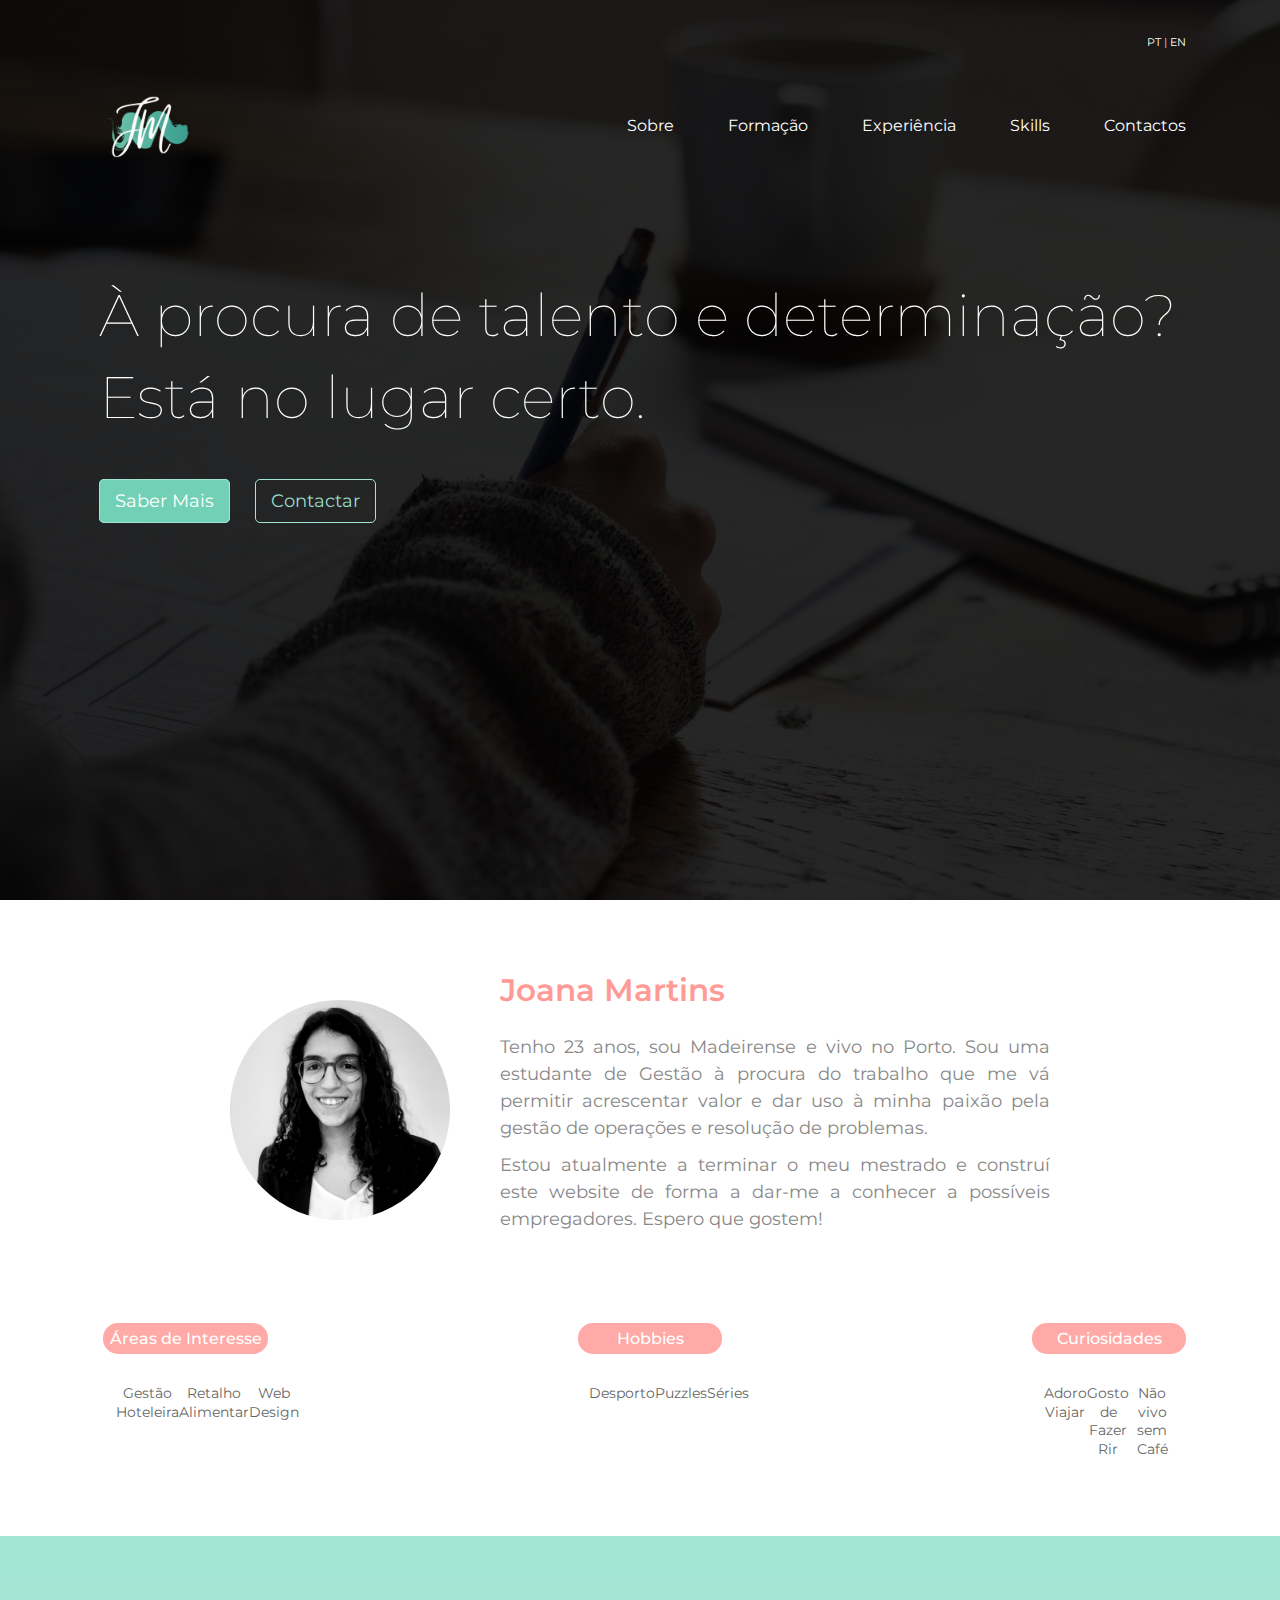
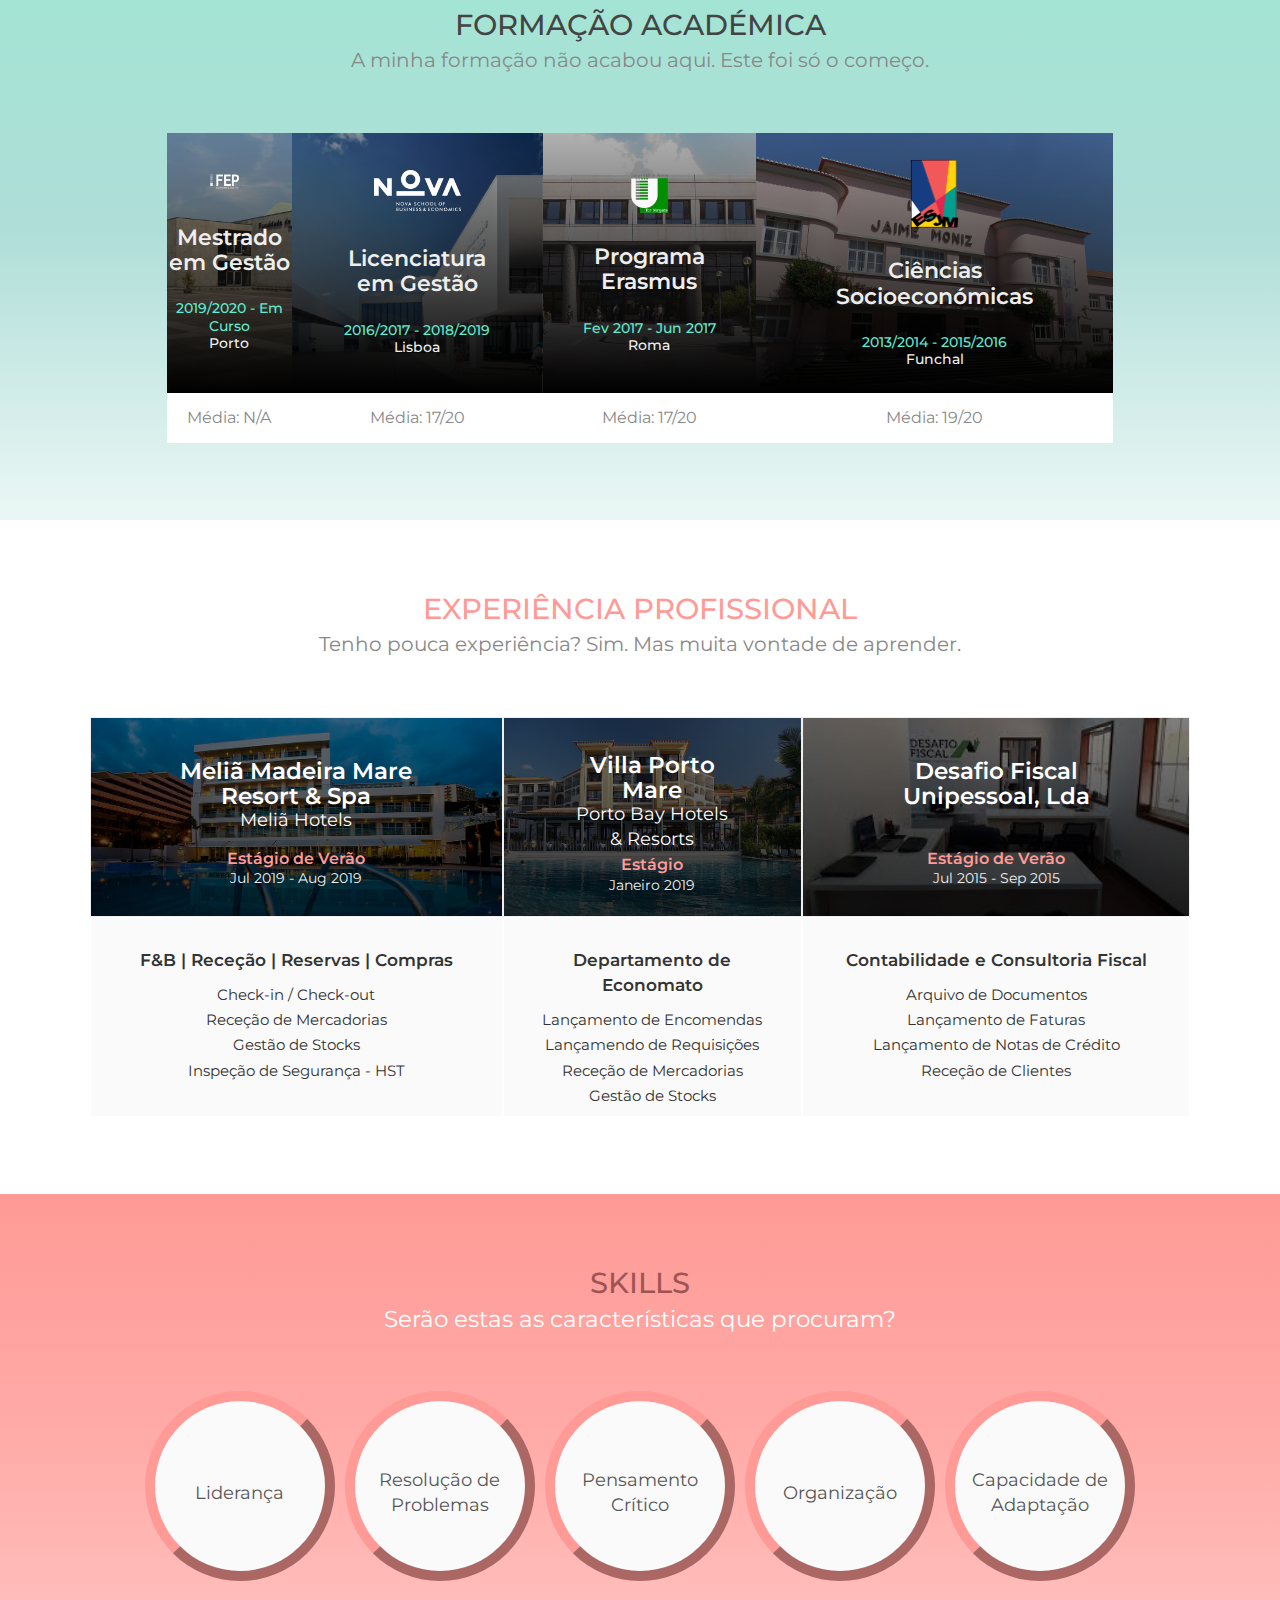
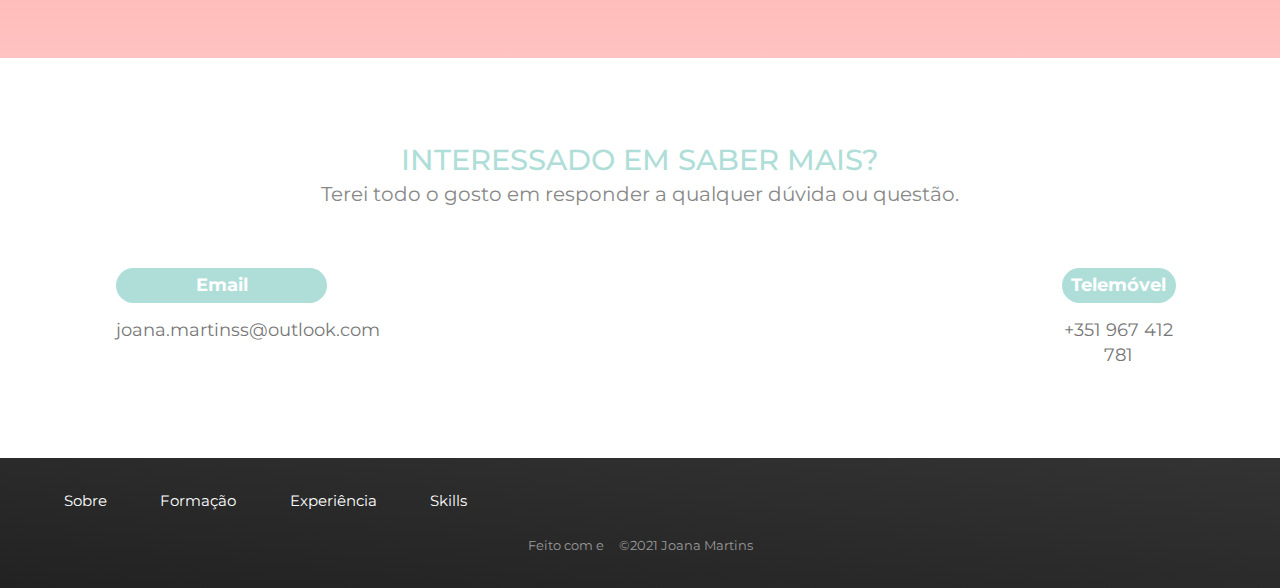
<file: index.html>
<!DOCTYPE html>
<html lang="en" dir="ltr">

<head>
  <meta charset="utf-8">
  <title>Joana Martins</title>
  <link rel="icon" href="images/favicon-32x32.png" type="image/x-icon">
  <!-- CSS -->
  <link rel="stylesheet" href="https://cdn.jsdelivr.net/npm/bootstrap@4.6.0/dist/css/bootstrap.min.css" integrity="sha384-B0vP5xmATw1+K9KRQjQERJvTumQW0nPEzvF6L/Z6nronJ3oUOFUFpCjEUQouq2+l" crossorigin="anonymous">
  <link href="https://fonts.googleapis.com/css2?family=Montserrat:ital,wght@0,100;0,200;0,400;0,500;0,600;0,700;0,900;1,300&display=swap" rel="stylesheet">

  <link rel="stylesheet" href="css/styles.css">
  <link rel="stylesheet" href="css/queries.css">
  <link rel="preconnect" href="https://fonts.gstatic.com">
  <link rel="stylesheet" href="https://use.fontawesome.com/releases/v5.15.3/css/all.css" integrity="sha384-SZXxX4whJ79/gErwcOYf+zWLeJdY/qpuqC4cAa9rOGUstPomtqpuNWT9wdPEn2fk" crossorigin="anonymous">
</head>

<body>

  <header>
    <nav>
      <div class="row">
        <p class="language"> <a href="index.html">PT</a> | <a href="index-en.html">EN</a></li>
        </p>
      </div>
      <div class="row nav-row">
        <img class="logo" src="images/JM-logo1.png" alt="JM logo">

<div class="menu">
  <a href="#"><i class="fas fa-bars menu-icon"></i></a>
          <ul class="main-nav">
            <li><a class="about-link" href="#sobre">Sobre</a></li>
            <li><a class="education-link" href="#educação">Formação</a></li>
            <li><a class="experience-link" href="#experiência">Experiência</a></li>
            <li><a class="skills-link" href="#skills">Skills</a></li>
            <li><a class="contacts-link" href="#contactos">Contactos</a></li>
          </ul>
</div>

      </div>

    </nav>

    <div class="hero-text">
      <h1 class="big-header">À procura de talento e determinação? <br> Está no lugar certo.</h1>
      <a class="btn btn-full about-link" href="#sobre">Saber Mais</a>
      <a class="btn btn-line contacts-link" href="#contactos">Contactar</a>
    </div>
  </header>

  <section class="section-sobre" id="sobre">
    <div class="row">
      <div class="sobre">
        <img class="joana-img" src="images/joana.jpg" alt="joana">
        <div class="text-box">
          <h2>Joana Martins</h2>
          <p> Tenho 23 anos, sou Madeirense e vivo no Porto. Sou uma estudante de Gestão à procura do trabalho que me vá permitir acrescentar valor e dar uso à minha paixão pela gestão de operações e resolução de problemas. </p>
          <p>Estou atualmente a terminar o meu mestrado e construí este website de forma a dar-me a conhecer a possíveis empregadores. Espero que gostem!</p>
        </div>
      </div>
    </div>

    <div class="row">
      <div class="col-lg-4">
        <div class="interests-box">
          <h3>Áreas de Interesse</h3>
          <div class="box">

            <div class="interest">
              <i class="fas fa-hotel interest-icon"></i>
              <p>Gestão <br> Hoteleira</p>
            </div>
            <div class="interest">
              <i class="fas fa-shopping-cart interest-icon"></i>
              <p> Retalho <br> Alimentar</p>
            </div>
            <div class="interest">
              <i class="fas fa-laptop-code interest-icon"></i>
              <p> Web <br> Design</p>
            </div>
          </div>
        </div>
      </div>
      <div class="col-lg-4">
        <div class="interests-box">
          <h3>Hobbies</h3>
          <div class="box">

            <div class="interest">
              <i class="fas fa-table-tennis interest-icon"></i>
              <i class="far fa-futbol interest-icon"></i>
              <p>Desporto</p>
            </div>
            <div class="interest">
              <i class="fas fa-puzzle-piece interest-icon"></i>
              <p> Puzzles </p>
            </div>
            <div class="interest">
              <i class="fas fa-film interest-icon"></i>
              <p>Séries</p>
            </div>
          </div>
        </div>
      </div>
      <div class="col-lg-4">
        <div class="interests-box">
          <h3>Curiosidades</h3>
          <div class="box">
            <div class="interest">
              <i class="fas fa-plane-departure interest-icon"></i>
              <p>Adoro <br> Viajar</p>
            </div>
            <div class="interest">
              <i class="far fa-laugh-beam interest-icon"></i>
              <p>Gosto de <br> Fazer Rir</p>
            </div>
            <div class="interest">
              <i class="fas fa-mug-hot interest-icon"></i>
              <p> Não vivo <br> sem Café</p>
            </div>
          </div>
        </div>
      </div>
    </div>
  </section>


  <section class="section-education" id="educação">
    <div class="row">
      <h2> FORMAÇÃO ACADÉMICA </h2>
      <h3 class="subtitle">A minha formação não acabou aqui. Este foi só o começo.</h3>
    </div>
    <div class="row">

      <div class="col-lg-3 col-md-6 box">
        <div class="school title-box fep-box">
          <img class="school-img" src="images/fep-logo.png" alt="fep">
          <p class="course">Mestrado <br> em Gestão</p>

          <p class="date">2019/2020 - Em Curso</p>
          <p class="city">Porto</p>
        </div>
        <div class="info-box">
          <p class="média">Média: N/A</p>
        </div>
      </div>

      <div class="col-lg-3 col-md-6 box">
        <div class="school nova-box title-box">
          <img class="school-img" src="images/nova-sbe-logo.png" alt="Nova-SBE">
          <p class="course">Licenciatura <br> em Gestão</p>

          <p class="date">2016/2017 - 2018/2019</p>
          <p class="city">Lisboa</p>


        </div>
        <div class="info-box">
          <p class="média">Média: 17/20</p>
        </div>

      </div>
      <div class="col-lg-3 col-md-6 box">
        <div class="school roma-box title-box">
          <img class="school-img" src="images/logo-torvergata.png" alt="tor-vergata">
          <p class="course">Programa <br> Erasmus</p>

          <p class="date"> Fev 2017 - Jun 2017</p>
          <p class="city">Roma</p>
        </div>
        <div class="info-box">
          <p class="média">Média: 17/20</p>
        </div>
      </div>

      <div class="col-lg-3 col-md-6 box">
        <div class="school liceu-box title-box">
          <img class="school-img" src="images/liceu-logo.png" alt="liceu">
          <p class="course"> Ciências <br> Socioeconómicas</p>

          <p class="date"> 2013/2014 - 2015/2016</p>
          <p class="city">Funchal</p>
        </div>
        <div class="info-box">
          <p class="média">Média: 19/20</p>
        </div>
      </div>


    </div>
  </section>


  <section class="section-experience" id="experiência">
    <div>
      <h2>EXPERIÊNCIA PROFISSIONAL</h2>
      <h3 class="subtitle">Tenho pouca experiência? Sim. Mas muita vontade de aprender.</h3>
    </div>
    <div class="row">
      <div class="experience-box">
        <div class="col-lg-4 col-sm-12">
          <div class="experience">
            <div class="title-box melia-box">

              <h3 class="company">Meliã Madeira Mare Resort & Spa</h3>
              <p>Meliã Hotels</p>

              <h4>Estágio de Verão</h4>
              <p class="date1">Jul 2019 - Aug 2019</p>
            </div>
            <div class="info-box">
              <p class="job">F&B | Receção | Reservas | Compras</p>
              <ul>
                <li>Check-in / Check-out</li>
                <li>Receção de Mercadorias</li>
                <li>Gestão de Stocks</li>
                <li>Inspeção de Segurança - HST</li>
              </ul>
            </div>
          </div>
        </div>

        <div class="col-lg-4 col-sm-12">
<div class="experience">

            <div class="title-box portobay-box">
              <h3 class="company">Villa Porto Mare</h3>
              <p>Porto Bay Hotels & Resorts</p>
              <h4>Estágio</h4>
              <p class="date1">Janeiro 2019</p>
            </div>
            <div class="info-box">
              <p class="job">Departamento de Economato</p>
              <ul>
                <li>Lançamento de Encomendas</li>
                <li>Lançamendo de Requisições</li>
                <li>Receção de Mercadorias</li>
                <li>Gestão de Stocks</li>
              </ul>


            </div>

          </div>
        </div>
        <div class="col-lg-4 col-sm-12">
          <div class="experience">
            <div class="title-box df-box">
              <h3 class="company">Desafio Fiscal Unipessoal, Lda</h3>
              <h4>Estágio de Verão</h4>
              <p class="date1">Jul 2015 - Sep 2015</p>

            </div>
            <div class="info-box">

              <p class="job">Contabilidade e Consultoria Fiscal</p>
              <ul>
                <li>Arquivo de Documentos</li>
                <li>Lançamento de Faturas</li>
                <li>Lançamento de Notas de Crédito</li>
                <li>Receção de Clientes</li>
              </ul>
            </div>
          </div>
        </div>
      </div>
    </div>

  </section>


  <section class="skills-section" id="skills">
    <h2> SKILLS </h2>
    <h3 class="subtitle">Serão estas as características que procuram?</h3>
    <div class=" skills-box">
<div class="row">

        <div class="col-lg-2 col-md-4 col-sm-6">
          <div class="skill">
            <i class="far fa-paper-plane skill-icon"></i>
            <p>Liderança</p>
          </div>
        </div>
<div class="col-lg-2 col-md-4 col-sm-6">
  <div class="skill">
    <i class="far fa-lightbulb skill-icon"></i>
    <p>Resolução de Problemas</p>
  </div>
</div>
<div class="col-sm-3 ghost1"> </div>
  <div class="col-lg-2 col-md-4 col-sm-6">
    <div class="skill">
      <i class="fas fa-question skill-icon"></i>
      <p>Pensamento <br> Crítico</p>
    </div>
  </div>

      <div class="col-md-2 ghost"> </div>
        <div class="col-sm-3 ghost1">  </div>
      <div class="col-lg-2 col-md-4 col-sm-6">
        <div class="skill">
          <i class="far fa-folder-open skill-icon"></i>
          <p>Organização</p>
        </div>
      </div>
      <div class="col-lg-2 col-md-4 col-sm-6">
        <div class="skill">
          <i class="fas fa-exchange-alt skill-icon"></i>
          <p>Capacidade de Adaptação</p>
        </div>
      </div>
      <div class="col-md-2 ghost"> </div>

    </div>
  </div>
  </section>

  <section class="section-contact" id="contactos">
    <h2>INTERESSADO EM SABER MAIS?</h2>
    <h3 class="subtitle">Terei todo o gosto em responder a qualquer dúvida ou questão.</h3>
    <div class="row">
      <div class="col-md-6">
        <div class="contact">
          <h4><i class="fas fa-envelope"></i> Email </h4>
          <p class="contact-info">joana.martinss@outlook.com</p>
        </div>
      </div>
      <div class="col-md-6">
        <div class="contact">
          <h4><i class="fas fa-phone-alt"></i> Telemóvel </h4>
          <p class="contact-info">+351 967 412 781</p>
        </div>
      </div>
    </div>

  </section>


  <footer>
    <div class="footer-box">
      <ul class="main-nav">
        <li><a class="about-link" href="#sobre">Sobre</a></li>
        <li><a class="education-link" href="#educação">Formação</a></li>
        <li><a class="experience-link" href="#experiência">Experiência</a></li>
        <li><a class="skills-link" href="#skills">Skills</a></li>
      </ul>

      <ul class="social-nav">
        <li><a href="https://www.facebook.com/joana.martins.165470/"> <i class="fab fa-facebook-square footer-icon"></i></a></li>
        <li><a href="https://www.instagram.com/joanamartinsss/"> <i class="fab fa-instagram footer-icon"></i></a></li>
        <li><a href="https://www.linkedin.com/in/joana-martinss/"> <i class="fab fa-linkedin footer-icon"></i></a></li>
      </ul>

    </div>
    <div class="copy">
      <p>Feito com <i class="fas fa-heart"></i> e <i class="fas fa-coffee"></i> &nbsp; &nbsp; ©2021 Joana Martins </p>
    </div>
  </footer>

  <script src="https://ajax.googleapis.com/ajax/libs/jquery/3.6.0/jquery.min.js"></script>
  <script type="text/javascript" src="js/index.js"></script>
</body>

</html>
</file>
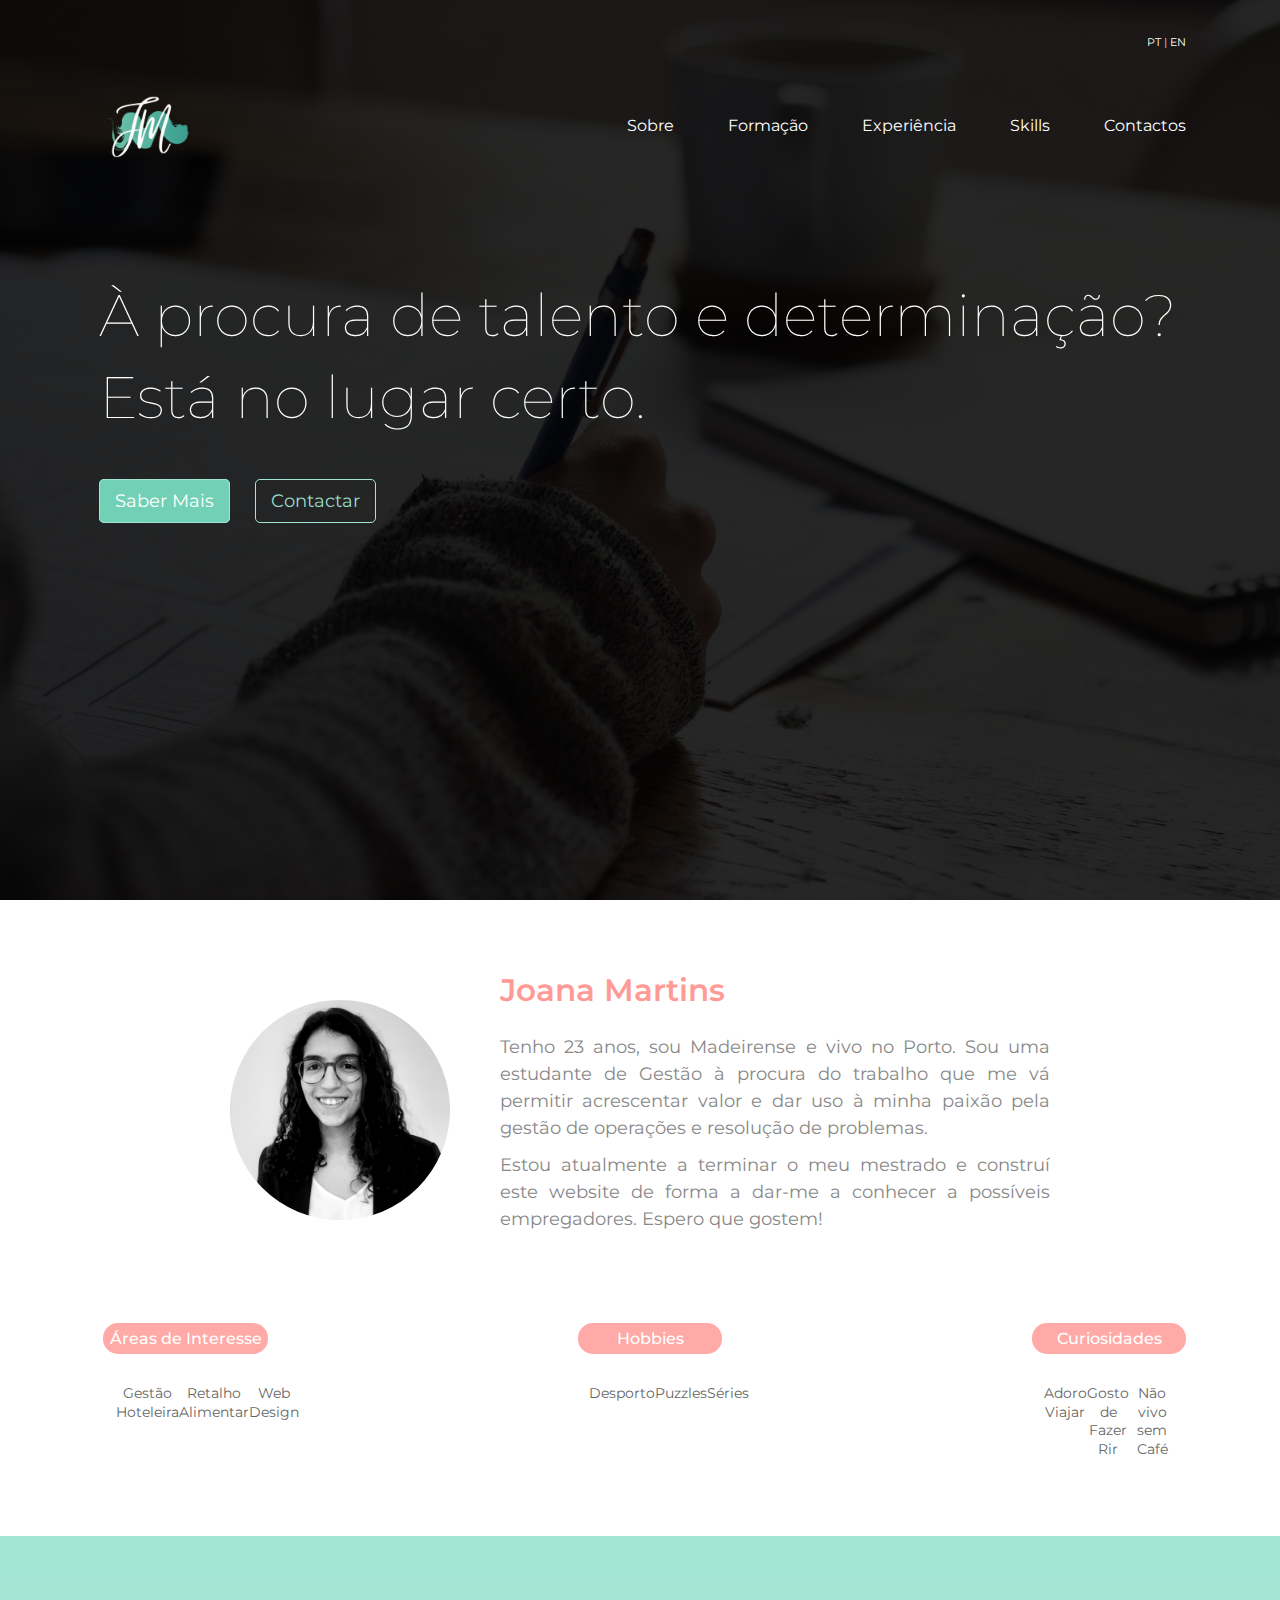
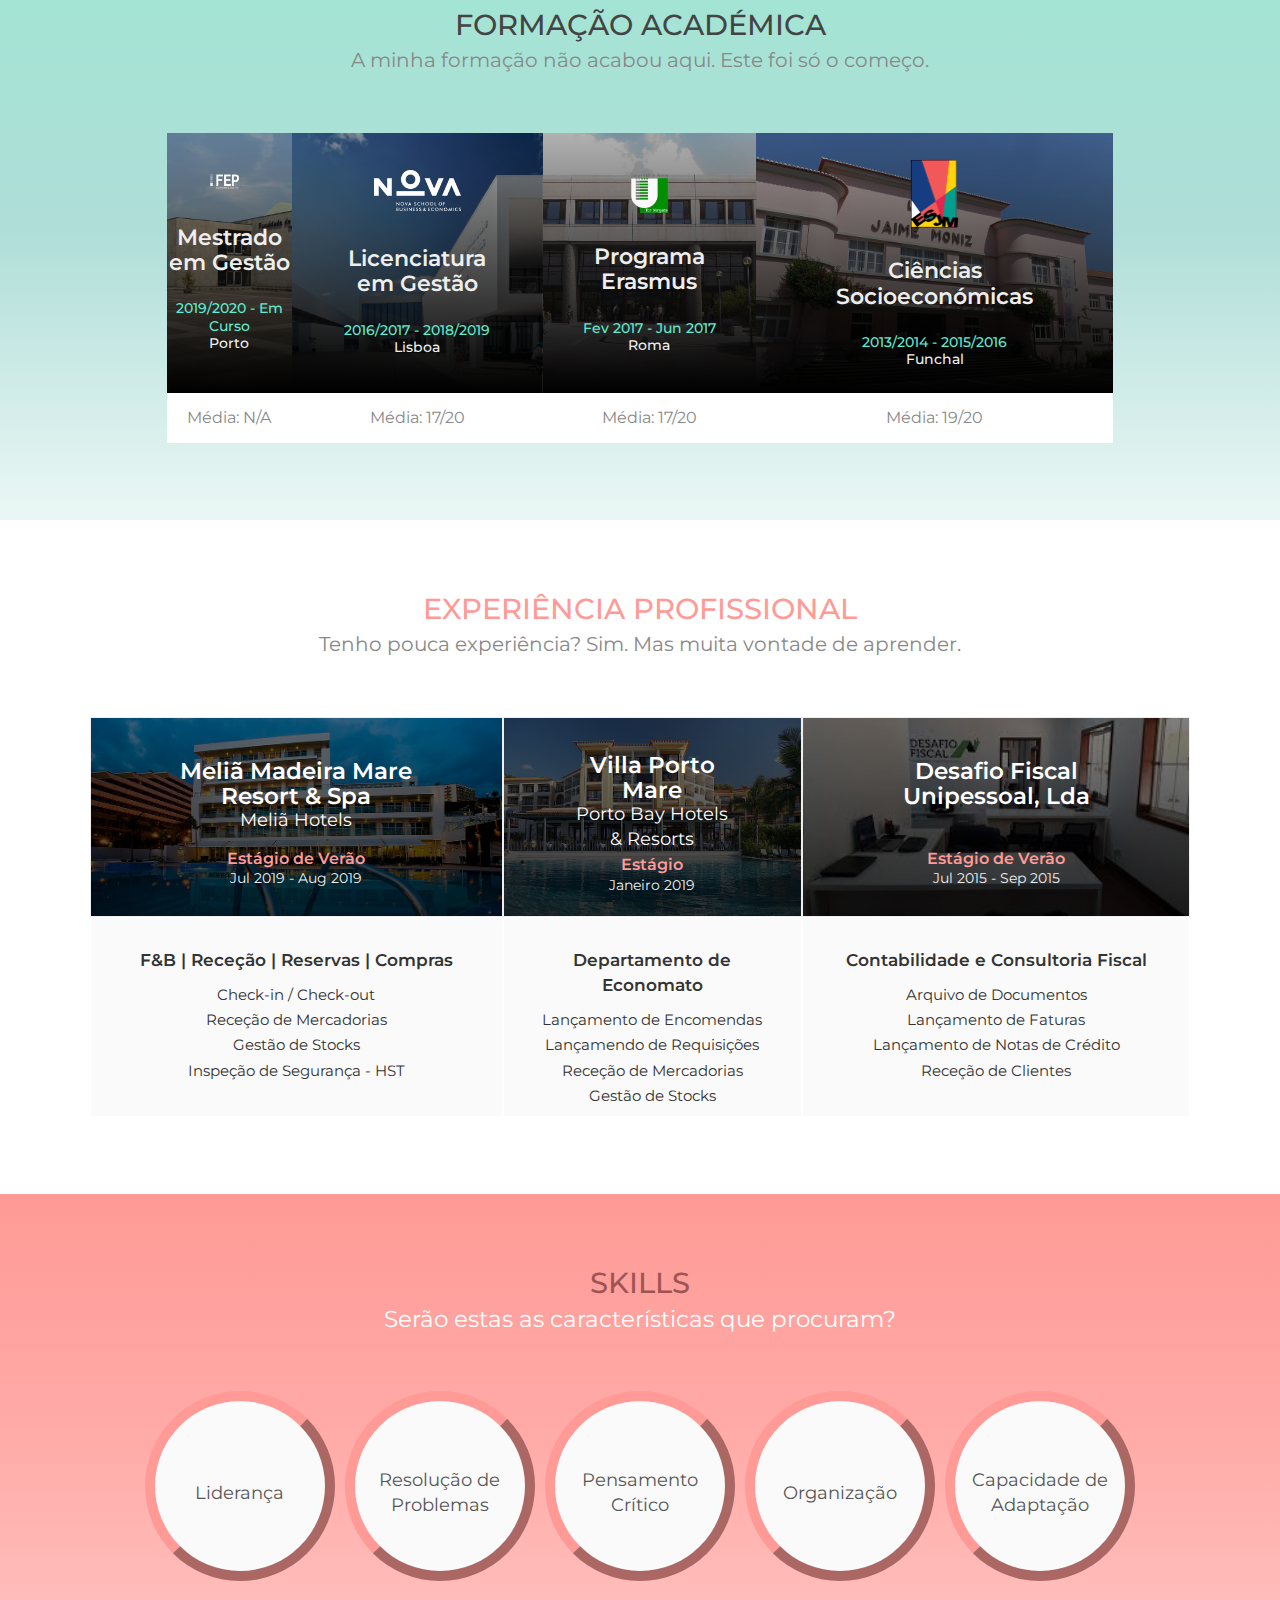
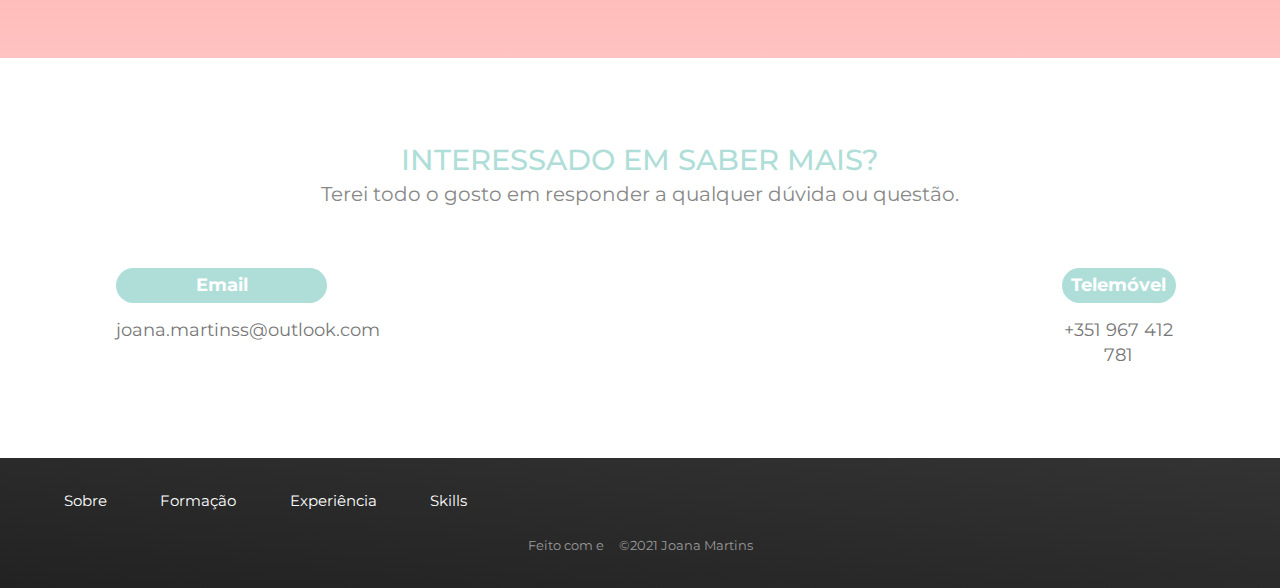
<file: Joana Martins/index.html>
<!DOCTYPE html>
<html lang="en" dir="ltr">

<head>
  <meta charset="utf-8">
  <title>Joana Martins</title>
  <link rel="icon" href="images/favicon-32x32.png" type="image/x-icon">
  <!-- CSS -->
  <link rel="stylesheet" href="https://cdn.jsdelivr.net/npm/bootstrap@4.6.0/dist/css/bootstrap.min.css" integrity="sha384-B0vP5xmATw1+K9KRQjQERJvTumQW0nPEzvF6L/Z6nronJ3oUOFUFpCjEUQouq2+l" crossorigin="anonymous">
  <link href="https://fonts.googleapis.com/css2?family=Montserrat:ital,wght@0,100;0,200;0,400;0,500;0,600;0,700;0,900;1,300&display=swap" rel="stylesheet">

  <link rel="stylesheet" href="css/styles.css">
  <link rel="stylesheet" href="css/queries.css">
  <link rel="preconnect" href="https://fonts.gstatic.com">
  <link rel="stylesheet" href="https://use.fontawesome.com/releases/v5.15.3/css/all.css" integrity="sha384-SZXxX4whJ79/gErwcOYf+zWLeJdY/qpuqC4cAa9rOGUstPomtqpuNWT9wdPEn2fk" crossorigin="anonymous">
</head>

<body>

  <header>
    <nav>
      <div class="row">
        <p class="language"> <a href="index.html">PT</a> | <a href="index-en.html">EN</a></li>
        </p>
      </div>
      <div class="row nav-row">
        <img class="logo" src="images/JM-logo1.png" alt="JM logo">
        <ul class="main-nav">
          <li><a class="about-link" href="#sobre">Sobre</a></li>
          <li><a class="education-link" href="#educação">Formação</a></li>
          <li><a class="experience-link" href="#experiência">Experiência</a></li>
          <li><a class="skills-link" href="#skills">Skills</a></li>
          <li><a class="contacts-link" href="#contactos">Contactos</a></li>
        </ul>

      </div>

    </nav>

    <div class="hero-text">
      <h1 class="big-header">À procura de talento e determinação? <br> Está no lugar certo.</h1>
      <a class="btn btn-full about-link" href="#sobre">Saber Mais</a>
      <a class="btn btn-line contacts-link" href="#contactos">Contactar</a>
    </div>
  </header>

  <section class="section-sobre" id="sobre">
    <div class="row">
      <div class="sobre">
        <img class="joana-img" src="images/joana.jpg" alt="joana">
        <div class="text-box">
          <h2>Joana Martins</h2>
          <p> Tenho 23 anos, sou Madeirense e vivo no Porto. Sou uma estudante de Gestão à procura do trabalho que me vá permitir acrescentar valor e dar uso à minha paixão pela gestão de operações e resolução de problemas. </p>
          <p>Estou atualmente a terminar o meu mestrado e construí este website de forma a dar-me a conhecer a possíveis empregadores. Espero que gostem!</p>
        </div>
      </div>
    </div>

    <div class="row">
      <div class="col-lg-4">
        <div class="interests-box">
          <h3>Áreas de Interesse</h3>
          <div class="box">

            <div class="interest">
              <i class="fas fa-hotel interest-icon"></i>
              <p>Gestão <br> Hoteleira</p>
            </div>
            <div class="interest">
              <i class="fas fa-shopping-cart interest-icon"></i>
              <p> Retalho <br> Alimentar</p>
            </div>
            <div class="interest">
              <i class="fas fa-laptop-code interest-icon"></i>
              <p> Web <br> Design</p>
            </div>
          </div>
        </div>
      </div>
      <div class="col-lg-4">
        <div class="interests-box">
          <h3>Hobbies</h3>
          <div class="box">

            <div class="interest">
              <i class="fas fa-table-tennis interest-icon"></i>
              <i class="far fa-futbol interest-icon"></i>
              <p>Desporto</p>
            </div>
            <div class="interest">
              <i class="fas fa-puzzle-piece interest-icon"></i>
              <p> Puzzles </p>
            </div>
            <div class="interest">
              <i class="fas fa-film interest-icon"></i>
              <p>Séries</p>
            </div>
          </div>
        </div>
      </div>
      <div class="col-lg-4">
        <div class="interests-box">
          <h3>Curiosidades</h3>
          <div class="box">
            <div class="interest">
              <i class="fas fa-plane-departure interest-icon"></i>
              <p>Adoro <br> Viajar</p>
            </div>
            <div class="interest">
              <i class="far fa-laugh-beam interest-icon"></i>
              <p>Gosto de <br> Fazer Rir</p>
            </div>
            <div class="interest">
              <i class="fas fa-mug-hot interest-icon"></i>
              <p> Não vivo <br> sem Café</p>
            </div>
          </div>
        </div>
      </div>
    </div>
  </section>


  <section class="section-education" id="educação">
    <div class="row">
      <h2> FORMAÇÃO ACADÉMICA </h2>
      <h3 class="subtitle">A minha formação não acabou aqui. Este foi só o começo.</h3>
    </div>
    <div class="row">

      <div class="col-lg-3 col-md-6 box">
        <div class="school title-box fep-box">
          <img class="school-img" src="images/fep-logo.png" alt="fep">
          <p class="course">Mestrado <br> em Gestão</p>

          <p class="date">2019/2020 - Em Curso</p>
          <p class="city">Porto</p>
        </div>
        <div class="info-box">
          <p class="média">Média: N/A</p>
        </div>
      </div>

      <div class="col-lg-3 col-md-6 box">
        <div class="school nova-box title-box">
          <img class="school-img" src="images/nova-sbe-logo.png" alt="Nova-SBE">
          <p class="course">Licenciatura <br> em Gestão</p>

          <p class="date">2016/2017 - 2018/2019</p>
          <p class="city">Lisboa</p>


        </div>
        <div class="info-box">
          <p class="média">Média: 17/20</p>
        </div>

      </div>
      <div class="col-lg-3 col-md-6 box">
        <div class="school roma-box title-box">
          <img class="school-img" src="images/logo-torvergata.png" alt="tor-vergata">
          <p class="course">Programa <br> Erasmus</p>

          <p class="date"> Fev 2017 - Jun 2017</p>
          <p class="city">Roma</p>
        </div>
        <div class="info-box">
          <p class="média">Média: 17/20</p>
        </div>
      </div>

      <div class="col-lg-3 col-md-6 box">
        <div class="school liceu-box title-box">
          <img class="school-img" src="images/liceu-logo.png" alt="liceu">
          <p class="course"> Ciências <br> Socioeconómicas</p>

          <p class="date"> 2013/2014 - 2015/2016</p>
          <p class="city">Funchal</p>
        </div>
        <div class="info-box">
          <p class="média">Média: 19/20</p>
        </div>
      </div>


    </div>
  </section>


  <section class="section-experience" id="experiência">
    <div>
      <h2>EXPERIÊNCIA PROFISSIONAL</h2>
      <h3 class="subtitle">Tenho pouca experiência? Sim. Mas muita vontade de aprender.</h3>
    </div>
    <div class="row">
      <div class="experience-box">
        <div class="col-lg-4 col-sm-12">
          <div class="experience">
            <div class="title-box melia-box">

              <h3 class="company">Meliã Madeira Mare Resort & Spa</h3>
              <p>Meliã Hotels</p>

              <h4>Estágio de Verão</h4>
              <p class="date1">Jul 2019 - Aug 2019</p>
            </div>
            <div class="info-box">
              <p class="job">F&B | Receção | Reservas | Compras</p>
              <ul>
                <li>Check-in / Check-out</li>
                <li>Receção de Mercadorias</li>
                <li>Gestão de Stocks</li>
                <li>Inspeção de Segurança - HST</li>
              </ul>
            </div>
          </div>
        </div>

        <div class="col-lg-4 col-sm-12">
<div class="experience">

            <div class="title-box portobay-box">
              <h3 class="company">Villa Porto Mare</h3>
              <p>Porto Bay Hotels & Resorts</p>
              <h4>Estágio</h4>
              <p class="date1">Janeiro 2019</p>
            </div>
            <div class="info-box">
              <p class="job">Departamento de Economato</p>
              <ul>
                <li>Lançamento de Encomendas</li>
                <li>Lançamendo de Requisições</li>
                <li>Receção de Mercadorias</li>
                <li>Gestão de Stocks</li>
              </ul>


            </div>

          </div>
        </div>
        <div class="col-lg-4 col-sm-12">
          <div class="experience">
            <div class="title-box df-box">
              <h3 class="company">Desafio Fiscal Unipessoal, Lda</h3>
              <h4>Estágio de Verão</h4>
              <p class="date1">Jul 2015 - Sep 2015</p>

            </div>
            <div class="info-box">

              <p class="job">Contabilidade e Consultoria Fiscal</p>
              <ul>
                <li>Arquivo de Documentos</li>
                <li>Lançamento de Faturas</li>
                <li>Lançamento de Notas de Crédito</li>
                <li>Receção de Clientes</li>
              </ul>
            </div>
          </div>
        </div>
      </div>
    </div>

  </section>


  <section class="skills-section" id="skills">
    <h2> SKILLS </h2>
    <h3 class="subtitle">Serão estas as características que procuram?</h3>
    <div class=" skills-box">
<div class="row">

        <div class="col-lg-2 col-md-4 col-sm-6">
          <div class="skill">
            <i class="far fa-paper-plane skill-icon"></i>
            <p>Liderança</p>
          </div>
        </div>
<div class="col-lg-2 col-md-4 col-sm-6">
  <div class="skill">
    <i class="far fa-lightbulb skill-icon"></i>
    <p>Resolução de Problemas</p>
  </div>
</div>
<div class="col-sm-3 ghost1"> </div>
  <div class="col-lg-2 col-md-4 col-sm-6">
    <div class="skill">
      <i class="fas fa-question skill-icon"></i>
      <p>Pensamento <br> Crítico</p>
    </div>
  </div>

      <div class="col-md-2 ghost"> </div>
        <div class="col-sm-3 ghost1">  </div>
      <div class="col-lg-2 col-md-4 col-sm-6">
        <div class="skill">
          <i class="far fa-folder-open skill-icon"></i>
          <p>Organização</p>
        </div>
      </div>
      <div class="col-lg-2 col-md-4 col-sm-6">
        <div class="skill">
          <i class="fas fa-exchange-alt skill-icon"></i>
          <p>Capacidade de Adaptação</p>
        </div>
      </div>
      <div class="col-md-2 ghost"> </div>

    </div>
  </div>
  </section>

  <section class="section-contact" id="contactos">
    <h2>INTERESSADO EM SABER MAIS?</h2>
    <h3 class="subtitle">Terei todo o gosto em responder a qualquer dúvida ou questão.</h3>
    <div class="row">
      <div class="col-md-6">
        <div class="contact">
          <h4><i class="fas fa-envelope"></i> Email </h4>
          <p class="contact-info">joana.martinss@outlook.com</p>
        </div>
      </div>
      <div class="col-md-6">
        <div class="contact">
          <h4><i class="fas fa-phone-alt"></i> Telemóvel </h4>
          <p class="contact-info">+351 967 412 781</p>
        </div>
      </div>
    </div>

  </section>


  <footer>
    <div class="footer-box">
      <ul class="main-nav">
        <li><a class="about-link" href="#sobre">Sobre</a></li>
        <li><a class="education-link" href="#educação">Formação</a></li>
        <li><a class="experience-link" href="#experiência">Experiência</a></li>
        <li><a class="skills-link" href="#skills">Skills</a></li>
      </ul>

      <ul class="social-nav">
        <li><a href="https://www.facebook.com/joana.martins.165470/"> <i class="fab fa-facebook-square footer-icon"></i></a></li>
        <li><a href="https://www.instagram.com/joanamartinsss/"> <i class="fab fa-instagram footer-icon"></i></a></li>
        <li><a href="https://www.linkedin.com/in/joana-martinss/"> <i class="fab fa-linkedin footer-icon"></i></a></li>
      </ul>

    </div>
    <div class="copy">
      <p>Feito com <i class="fas fa-heart"></i> e <i class="fas fa-coffee"></i> &nbsp; &nbsp; ©2021 Joana Martins </p>
    </div>
  </footer>

  <script src="https://ajax.googleapis.com/ajax/libs/jquery/3.6.0/jquery.min.js"></script>
  <script type="text/javascript" src="js/index.js"></script>
</body>

</html>
</file>
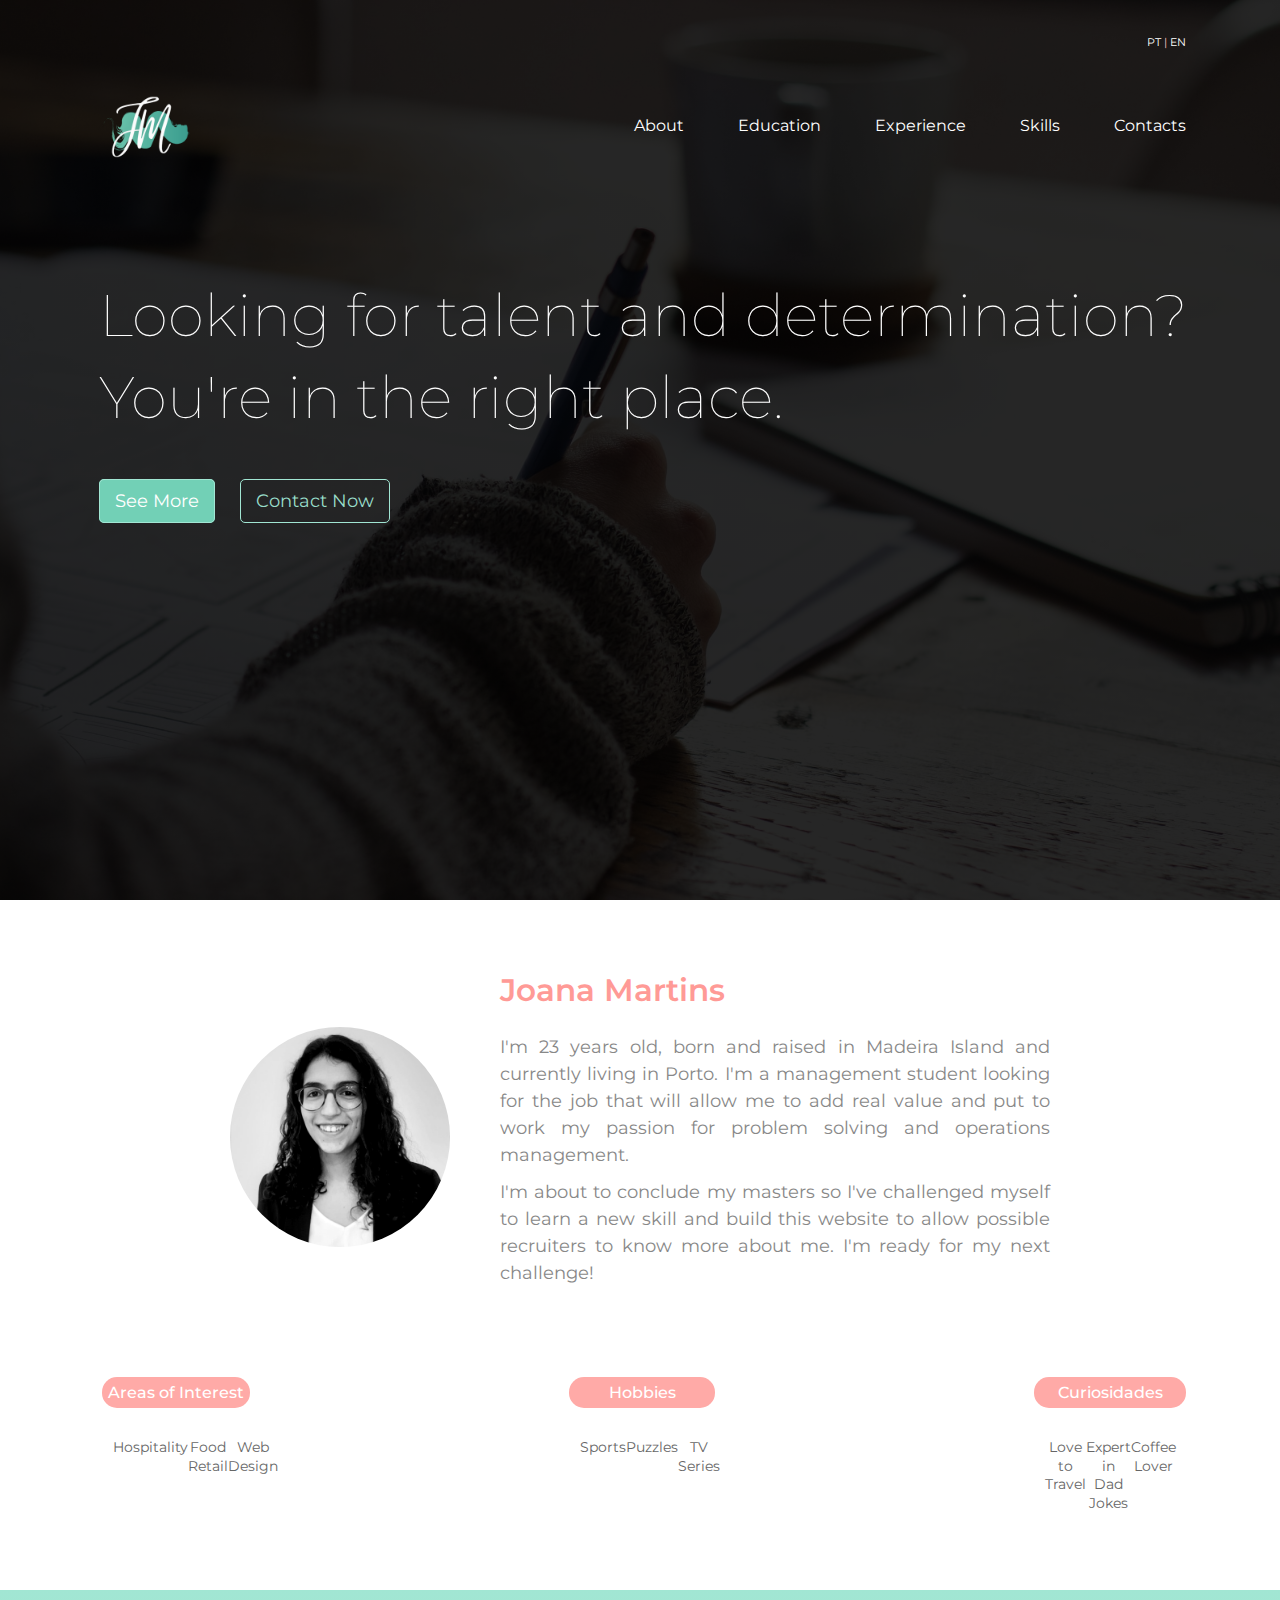
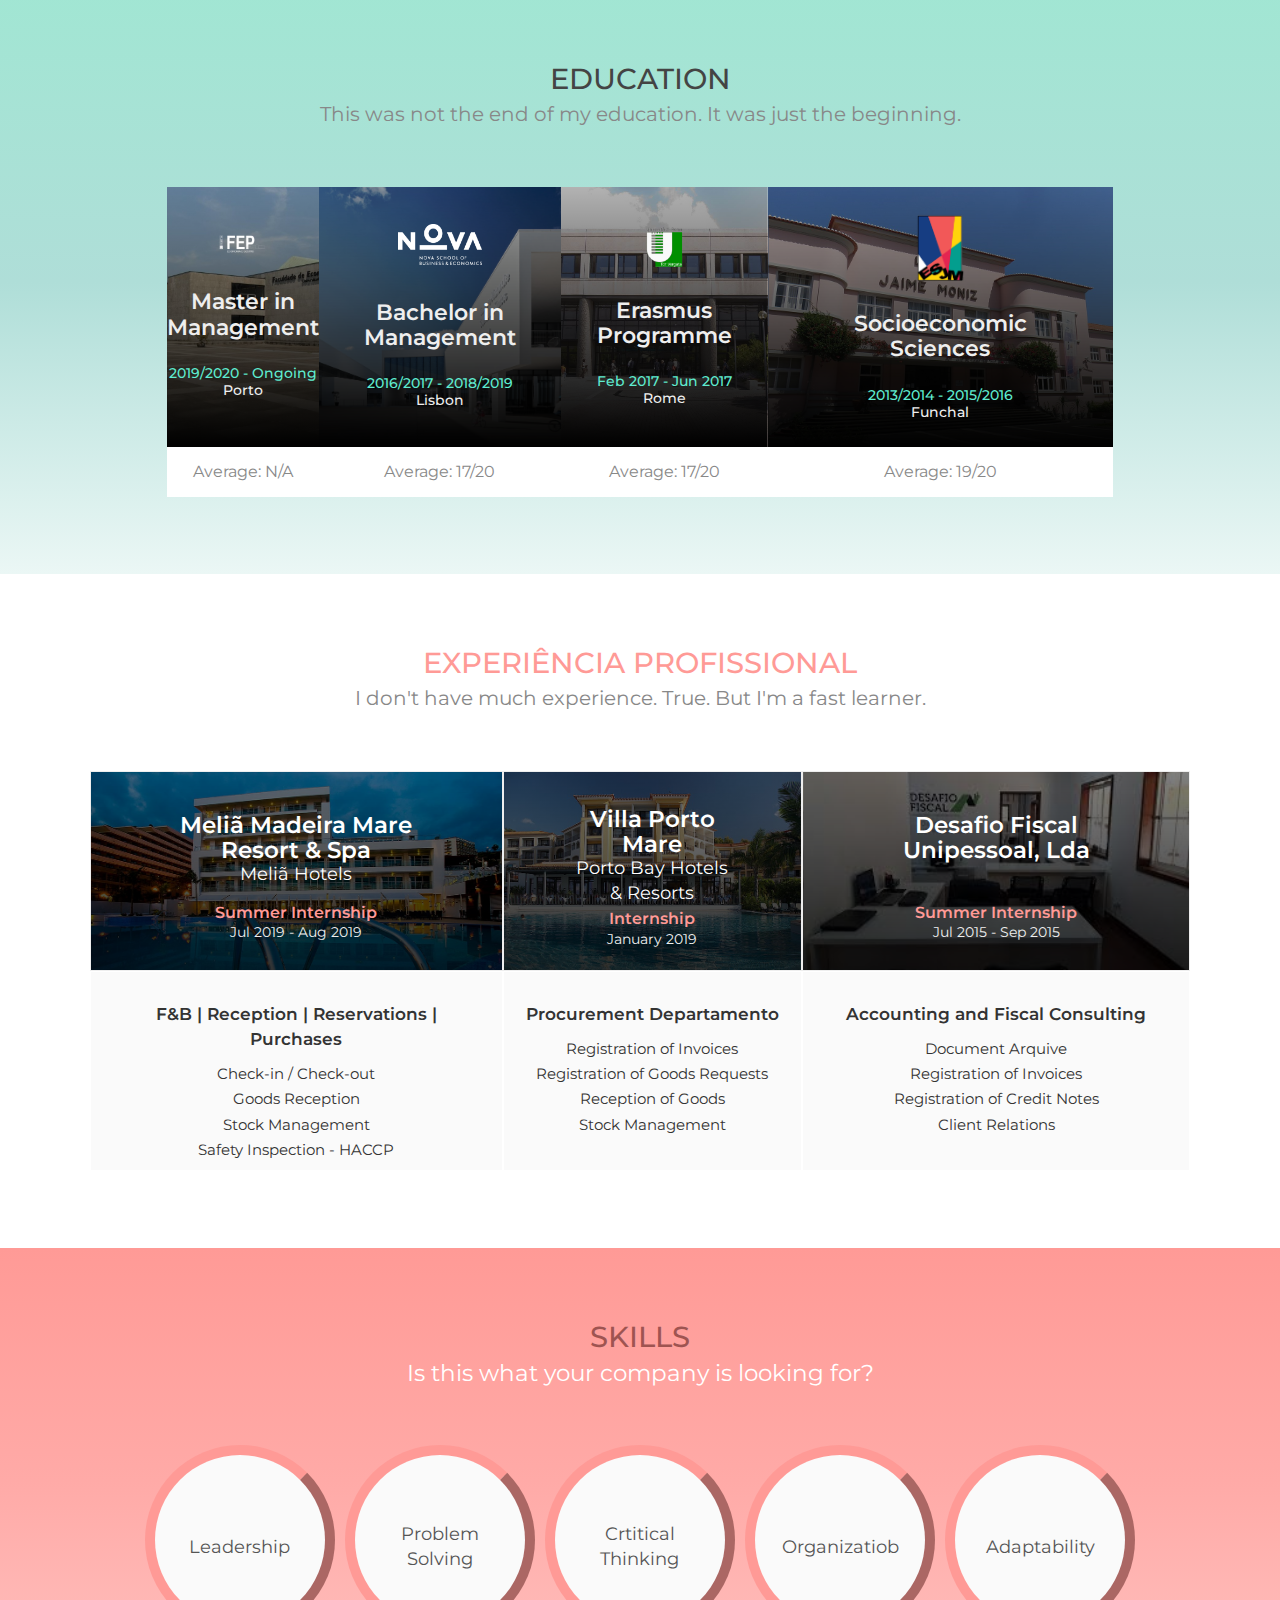
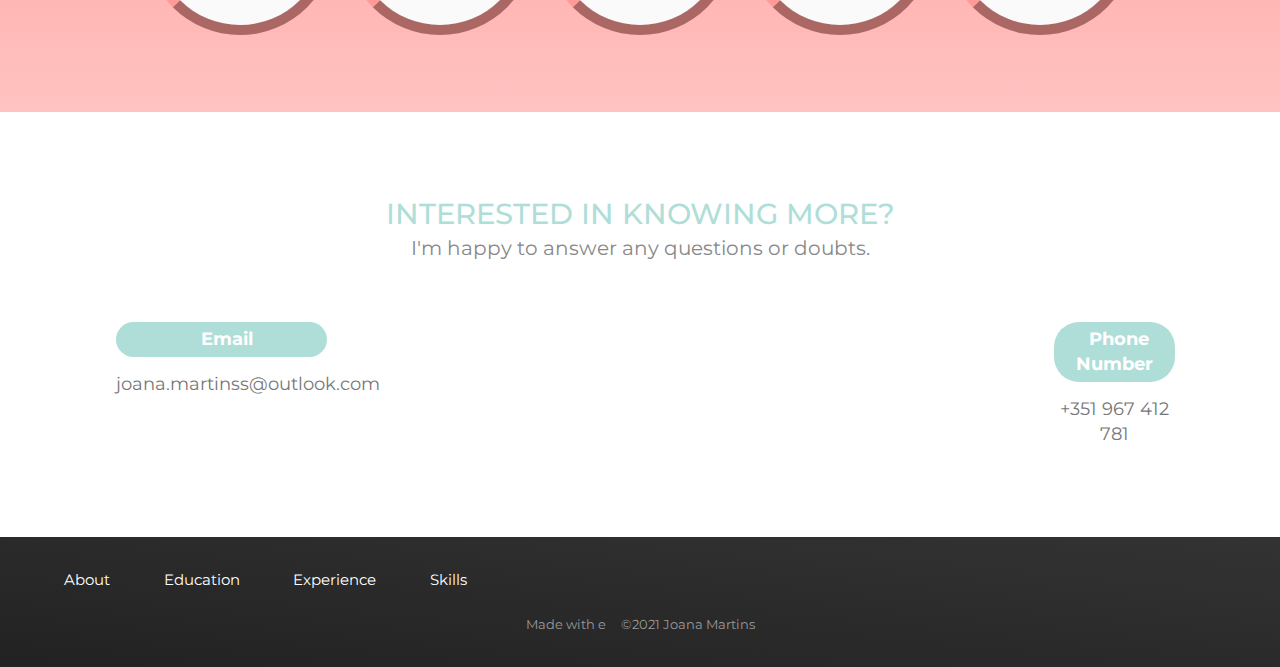
<file: index-en.html>
<!DOCTYPE html>
<html lang="en" dir="ltr">

<head>
  <meta charset="utf-8">
  <title>Joana Martins</title>
  <link rel="icon" href="images/favicon-32x32.png" type="image/x-icon">
  <!-- CSS -->
  <link rel="stylesheet" href="https://cdn.jsdelivr.net/npm/bootstrap@4.6.0/dist/css/bootstrap.min.css" integrity="sha384-B0vP5xmATw1+K9KRQjQERJvTumQW0nPEzvF6L/Z6nronJ3oUOFUFpCjEUQouq2+l" crossorigin="anonymous">
  <link rel="stylesheet" href="css/styles.css">
  <link rel="stylesheet" href="css/queries.css">
  <link rel="preconnect" href="https://fonts.gstatic.com">
  <link rel="stylesheet" href="https://use.fontawesome.com/releases/v5.15.3/css/all.css" integrity="sha384-SZXxX4whJ79/gErwcOYf+zWLeJdY/qpuqC4cAa9rOGUstPomtqpuNWT9wdPEn2fk" crossorigin="anonymous">
  <link href="https://fonts.googleapis.com/css2?family=Montserrat:ital,wght@0,100;0,200;0,400;0,500;0,600;0,700;0,900;1,300&display=swap" rel="stylesheet">
</head>

<body>

  <header>
    <nav>
      <div class="row">
        <p class="language"> <a href="index.html">PT</a> | <a href="index-en.html">EN</a></li>
        </p>
      </div>
      <div class="row nav-row">
        <img class="logo" src="images/JM-logo1.png" alt="JM logo">
<div class="menu">
  <a href="#"><i class="fas fa-bars menu-icon"></i></a>
        <ul class="main-nav">
          <li><a href="#">About</a></li>
          <li><a href="#">Education</a></li>
          <li><a href="#">Experience</a></li>
          <li><a href="#">Skills</a></li>
          <li><a href="#">Contacts</a></li>
        </ul>
</div>


      </div>

    </nav>

    <div class="hero-text">
      <h1 class="big-header">Looking for talent and determination? <br> You're in the right place.</h1>
      <a class="btn btn-full" href="#">See More</a>
      <a class="btn btn-line" href="#">Contact Now</a>
    </div>
  </header>


  <!--------------------------------------------------------------------->
  <!-- Section About -->
  <!--------------------------------------------------------------------->
  <section class="section-sobre" id="sobre">
    <div class="row">
      <div class="sobre">
        <img class="joana-img" src="images/joana.jpg" alt="joana">
        <div class="text-box">
          <h2>Joana Martins</h2>
          <p> I'm 23 years old, born and raised in Madeira Island and currently living in Porto. I'm a management student looking for the job that will allow me to add real value and put to work my passion for problem solving and operations
            management. </p>
          <p> I'm about to conclude my masters so I've challenged myself to learn a new skill and build this website to allow possible recruiters to know more about me. I'm ready for my next challenge! </p>
        </div>
      </div>
    </div>

    <div class="row">
      <div class="col-lg-4">
        <div class="interests-box">
          <h3>Areas of Interest</h3>
          <div class="box">
            <div class="interest">
              <i class="fas fa-hotel interest-icon"></i>
              <p>Hospitality</p>
            </div>
            <div class="interest">
              <i class="fas fa-shopping-cart interest-icon"></i>
              <p> Food <br> Retail</p>
            </div>
            <div class="interest">
              <i class="fas fa-laptop-code interest-icon"></i>
              <p> Web <br> Design</p>
            </div>
          </div>
        </div>
      </div>
      <div class="col-lg-4">
        <div class="interests-box">
          <h3>Hobbies</h3>
          <div class="box">

            <div class="interest">
              <i class="fas fa-table-tennis interest-icon"></i>
              <i class="far fa-futbol interest-icon"></i>
              <p>Sports</p>
            </div>
            <div class="interest">
              <i class="fas fa-puzzle-piece interest-icon"></i>
              <p> Puzzles </p>
            </div>
            <div class="interest">
              <i class="fas fa-film interest-icon"></i>
              <p>TV Series</p>
            </div>
          </div>
        </div>
      </div>
      <div class="col-lg-4">
        <div class="interests-box">
          <h3>Curiosidades</h3>
          <div class="box">
            <div class="interest">
              <i class="fas fa-plane-departure interest-icon"></i>
              <p>Love to<br> Travel</p>
            </div>
            <div class="interest">
              <i class="far fa-laugh-beam interest-icon"></i>
              <p>Expert in<br> Dad Jokes</p>
            </div>
            <div class="interest">
              <i class="fas fa-mug-hot interest-icon"></i>
              <p> Coffee<br> Lover</p>
            </div>
          </div>
        </div>
      </div>
    </div>
  </section>




  <!--------------------------------------------------------------------->
  <!-- Section Education -->
  <!--------------------------------------------------------------------->
  <section class="section-education" id="educação">
    <div class="row">
      <h2> EDUCATION </h2>
      <h3 class="subtitle">This was not the end of my education. It was just the beginning.</h3>
    </div>
    <div class="row">

      <div class="col-lg-3 col-md-6 box">
        <div class="school title-box fep-box">
          <img class="school-img" src="images/fep-logo.png" alt="fep">
          <p class="course">Master in<br> Management</p>

          <p class="date">2019/2020 - Ongoing</p>
          <p class="city">Porto</p>
        </div>
        <div class="info-box">
          <p>Average: N/A</p>
        </div>
      </div>

      <div class="col-lg-3 col-md-6 box">
        <div class="school nova-box title-box">
          <img class="school-img" src="images/nova-sbe-logo.png" alt="Nova-SBE">
          <p class="course">Bachelor in<br> Management</p>

          <p class="date">2016/2017 - 2018/2019</p>
          <p class="city">Lisbon</p>


        </div>
        <div class="info-box">
          <p>Average: 17/20</p>
        </div>

      </div>
      <div class="col-lg-3 col-md-6 box">
        <div class="school roma-box title-box">
          <img class="school-img" src="images/logo-torvergata.png" alt="tor-vergata">
          <p class="course">Erasmus <br> Programme</p>

          <p class="date"> Feb 2017 - Jun 2017</p>
          <p class="city">Rome</p>
        </div>
        <div class="info-box">
          <p>Average: 17/20</p>
        </div>
      </div>

      <div class="col-lg-3 col-md-6 box">
        <div class="school liceu-box title-box">
          <img class="school-img" src="images/liceu-logo.png" alt="liceu">
          <p class="course"> Socioeconomic <br> Sciences</p>

          <p class="date"> 2013/2014 - 2015/2016</p>
          <p class="city">Funchal</p>
        </div>
        <div class="info-box">
          <p>Average: 19/20</p>
        </div>
      </div>


    </div>
  </section>



  <!--------------------------------------------------------------------->
  <!-- Section Experience -->
  <!--------------------------------------------------------------------->
  <section class="section-experience" id="experiência">
    <div>
      <h2>EXPERIÊNCIA PROFISSIONAL</h2>
      <h3 class="subtitle">I don't have much experience. True. But I'm a fast learner.</h3>
    </div>
    <div class="row">
      <div class="experience-box">
        <div class="col-lg-4 col-sm-12">
          <div class="experience">
            <div class="title-box melia-box">

              <h3 class="company">Meliã Madeira Mare Resort & Spa</h3>
              <p>Meliã Hotels</p>

              <h4>Summer Internship</h4>
              <p class="date1">Jul 2019 - Aug 2019</p>
            </div>
            <div class="info-box">
              <p class="job">F&B | Reception | Reservations | Purchases</p>
              <ul>
                <li>Check-in / Check-out</li>
                <li> Goods Reception</li>
                <li>Stock Management</li>
                <li>Safety Inspection - HACCP</li>
              </ul>
            </div>
          </div>
        </div>

        <div class="col-lg-4 col-sm-12">
<div class="experience">

            <div class="title-box portobay-box">
              <h3 class="company">Villa Porto Mare</h3>
              <p>Porto Bay Hotels & Resorts</p>
              <h4>Internship</h4>
              <p class="date1">January 2019</p>
            </div>
            <div class="info-box">
              <p class="job">Procurement Departamento</p>
              <ul>
                <li>Registration of Invoices</li>
                <li>Registration of Goods Requests</li>
                <li>Reception of Goods</li>
                <li>Stock Management</li>
              </ul>


            </div>

          </div>
        </div>
        <div class="col-lg-4 col-sm-12">
          <div class="experience">
            <div class="title-box df-box">
              <h3 class="company">Desafio Fiscal Unipessoal, Lda</h3>
              <h4>Summer Internship</h4>
              <p class="date1">Jul 2015 - Sep 2015</p>

            </div>
            <div class="info-box">

              <p class="job">Accounting and Fiscal Consulting</p>
              <ul>
                <li>Document Arquive</li>
                <li>Registration of Invoices</li>
                <li>Registration of Credit Notes</li>
                <li>Client Relations</li>
              </ul>
            </div>
          </div>
        </div>
      </div>
    </div>

  </section>


  <!--------------------------------------------------------------------->
  <!-- Section Skills -->
  <!--------------------------------------------------------------------->
  <section class="skills-section" id="skills">
    <h2> SKILLS </h2>
    <h3 class="subtitle">Is this what your company is looking for?</h3>
    <div class=" skills-box">
<div class="row">

        <div class="col-lg-2 col-md-4 col-sm-6">
          <div class="skill">
            <i class="far fa-paper-plane skill-icon"></i>
            <p>Leadership</p>
          </div>
        </div>
<div class="col-lg-2 col-md-4 col-sm-6">
  <div class="skill">
    <i class="far fa-lightbulb skill-icon"></i>
    <p>Problem <br> Solving </p>
  </div>
</div>
<div class="col-sm-3 ghost1"> </div>
  <div class="col-lg-2 col-md-4 col-sm-6">
    <div class="skill">
      <i class="fas fa-question skill-icon"></i>
      <p>Crtitical <br> Thinking</p>
    </div>
  </div>

      <div class="col-md-2 ghost"> </div>
        <div class="col-sm-3 ghost1">  </div>
      <div class="col-lg-2 col-md-4 col-sm-6">
        <div class="skill">
          <i class="far fa-folder-open skill-icon"></i>
          <p>Organizatiob</p>
        </div>
      </div>
      <div class="col-lg-2 col-md-4 col-sm-6">
        <div class="skill">
          <i class="fas fa-exchange-alt skill-icon"></i>
          <p>Adaptability</p>
        </div>
      </div>
      <div class="col-md-2 ghost"> </div>

    </div>
  </div>
  </section>
  <!--------------------------------------------------------------------->
  <!-- Section Contacts -->
  <!--------------------------------------------------------------------->
  <section class="section-contact" id="contactos">
    <h2>INTERESTED IN KNOWING MORE?</h2>
    <h3 class="subtitle">I'm happy to answer any questions or doubts.</h3>
    <div class="row">
      <div class="col-md-6">
        <div class="contact">
          <h4><i class="fas fa-envelope"></i> &nbsp; Email </h4>
          <p class="contact-info">joana.martinss@outlook.com</p>
        </div>
      </div>
      <div class="col-md-6">
        <div class="contact">
          <h4><i class="fas fa-phone-alt"></i> &nbsp; Phone Number </h4>
          <p class="contact-info">+351 967 412 781</p>
        </div>
      </div>
    </div>

  </section>
  <!--------------------------------------------------------------------->
  <!-- Footer -->
  <!--------------------------------------------------------------------->
  <footer>
    <div class="footer-box">
      <ul class="main-nav">
        <li><a class="about-link" href="#sobre">About</a></li>
        <li><a class="education-link" href="#educação">Education</a></li>
        <li><a class="experience-link" href="#experiência">Experience</a></li>
        <li><a class="skills-link" href="#skills">Skills</a></li>
      </ul>

      <ul class="social-nav">
        <li><a href="https://www.facebook.com/joana.martins.165470/"> <i class="fab fa-facebook-square footer-icon"></i></a></li>
        <li><a href="https://www.instagram.com/joanamartinsss/"> <i class="fab fa-instagram footer-icon"></i></a></li>
        <li><a href="https://www.linkedin.com/in/joana-martinss/"> <i class="fab fa-linkedin footer-icon"></i></a></li>
      </ul>

    </div>
    <div class="copy">
      <p>Made with <i class="fas fa-heart"></i> e <i class="fas fa-coffee"></i> &nbsp; &nbsp; ©2021 Joana Martins </p>
    </div>
  </footer>

  <script src="https://ajax.googleapis.com/ajax/libs/jquery/3.6.0/jquery.min.js"></script>
  <script type="text/javascript" src="js/index.js"></script>
  </script>
</body>

</html>
</file>
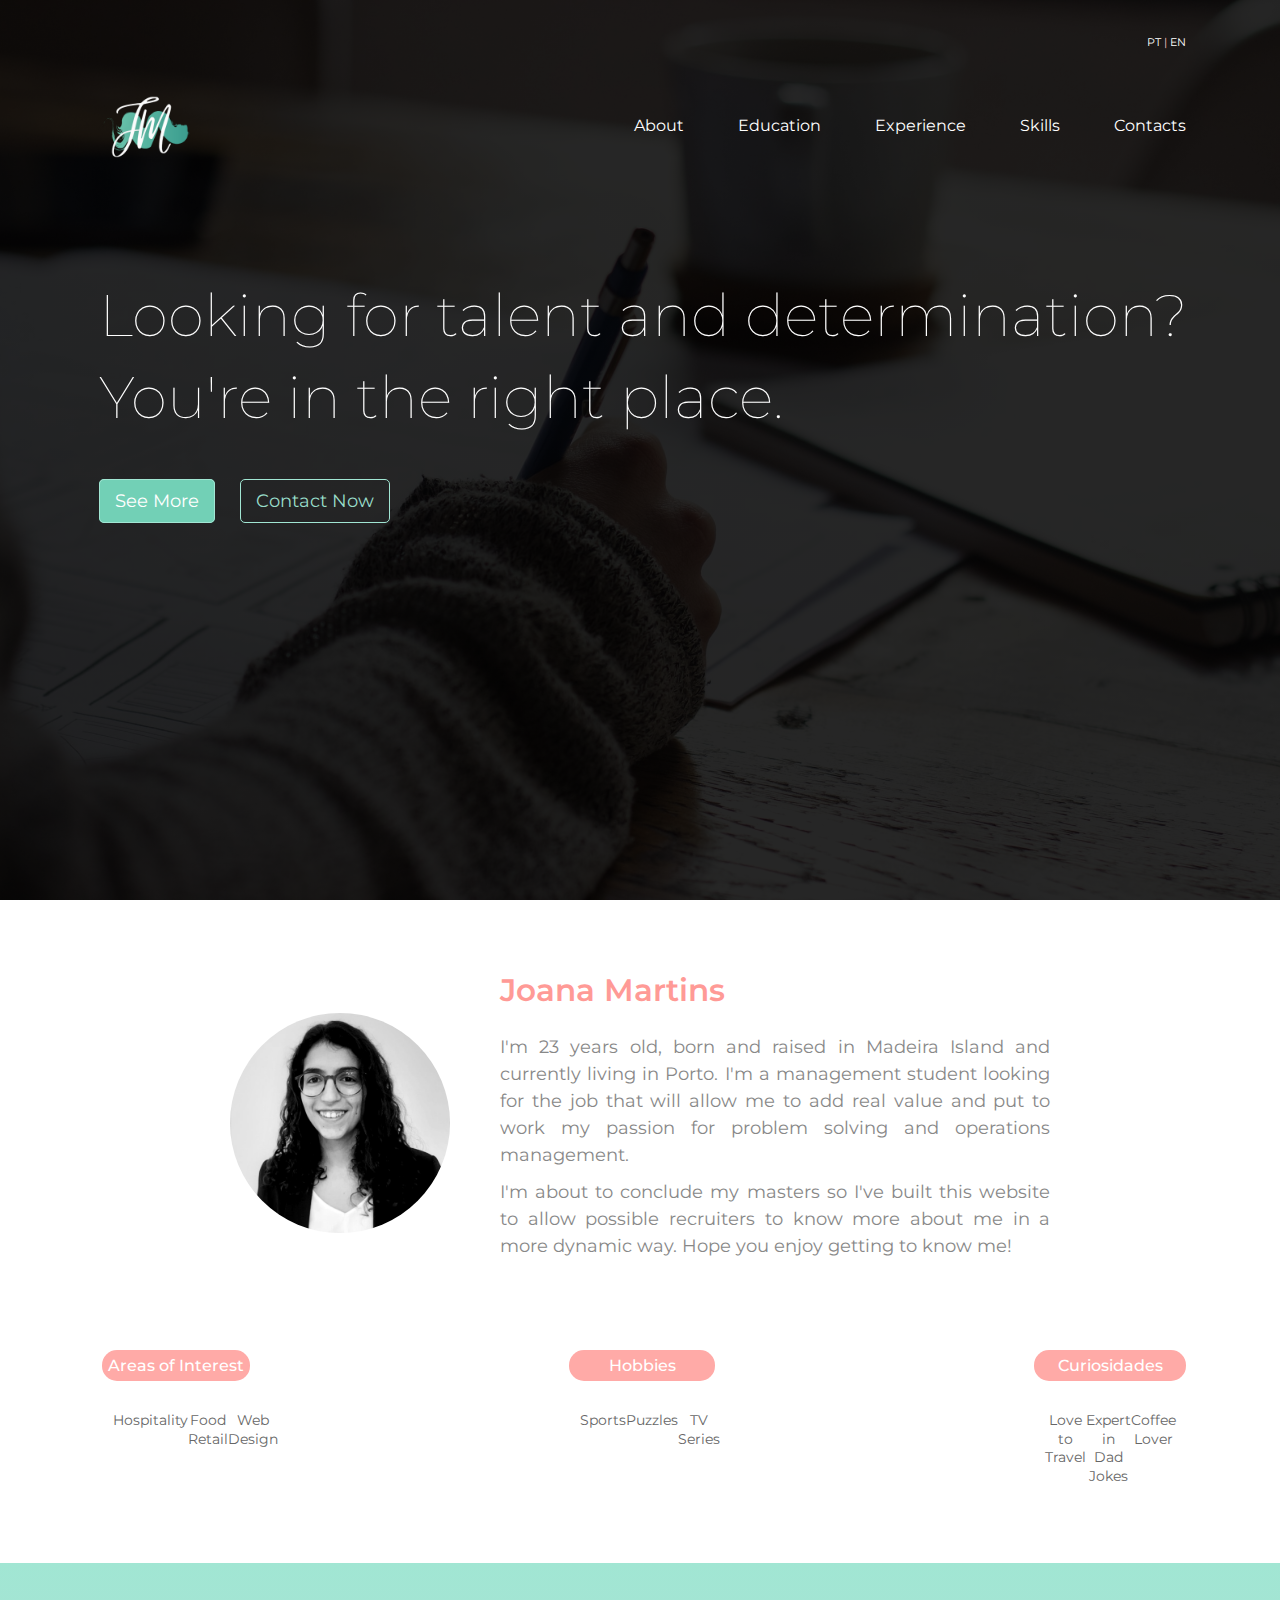
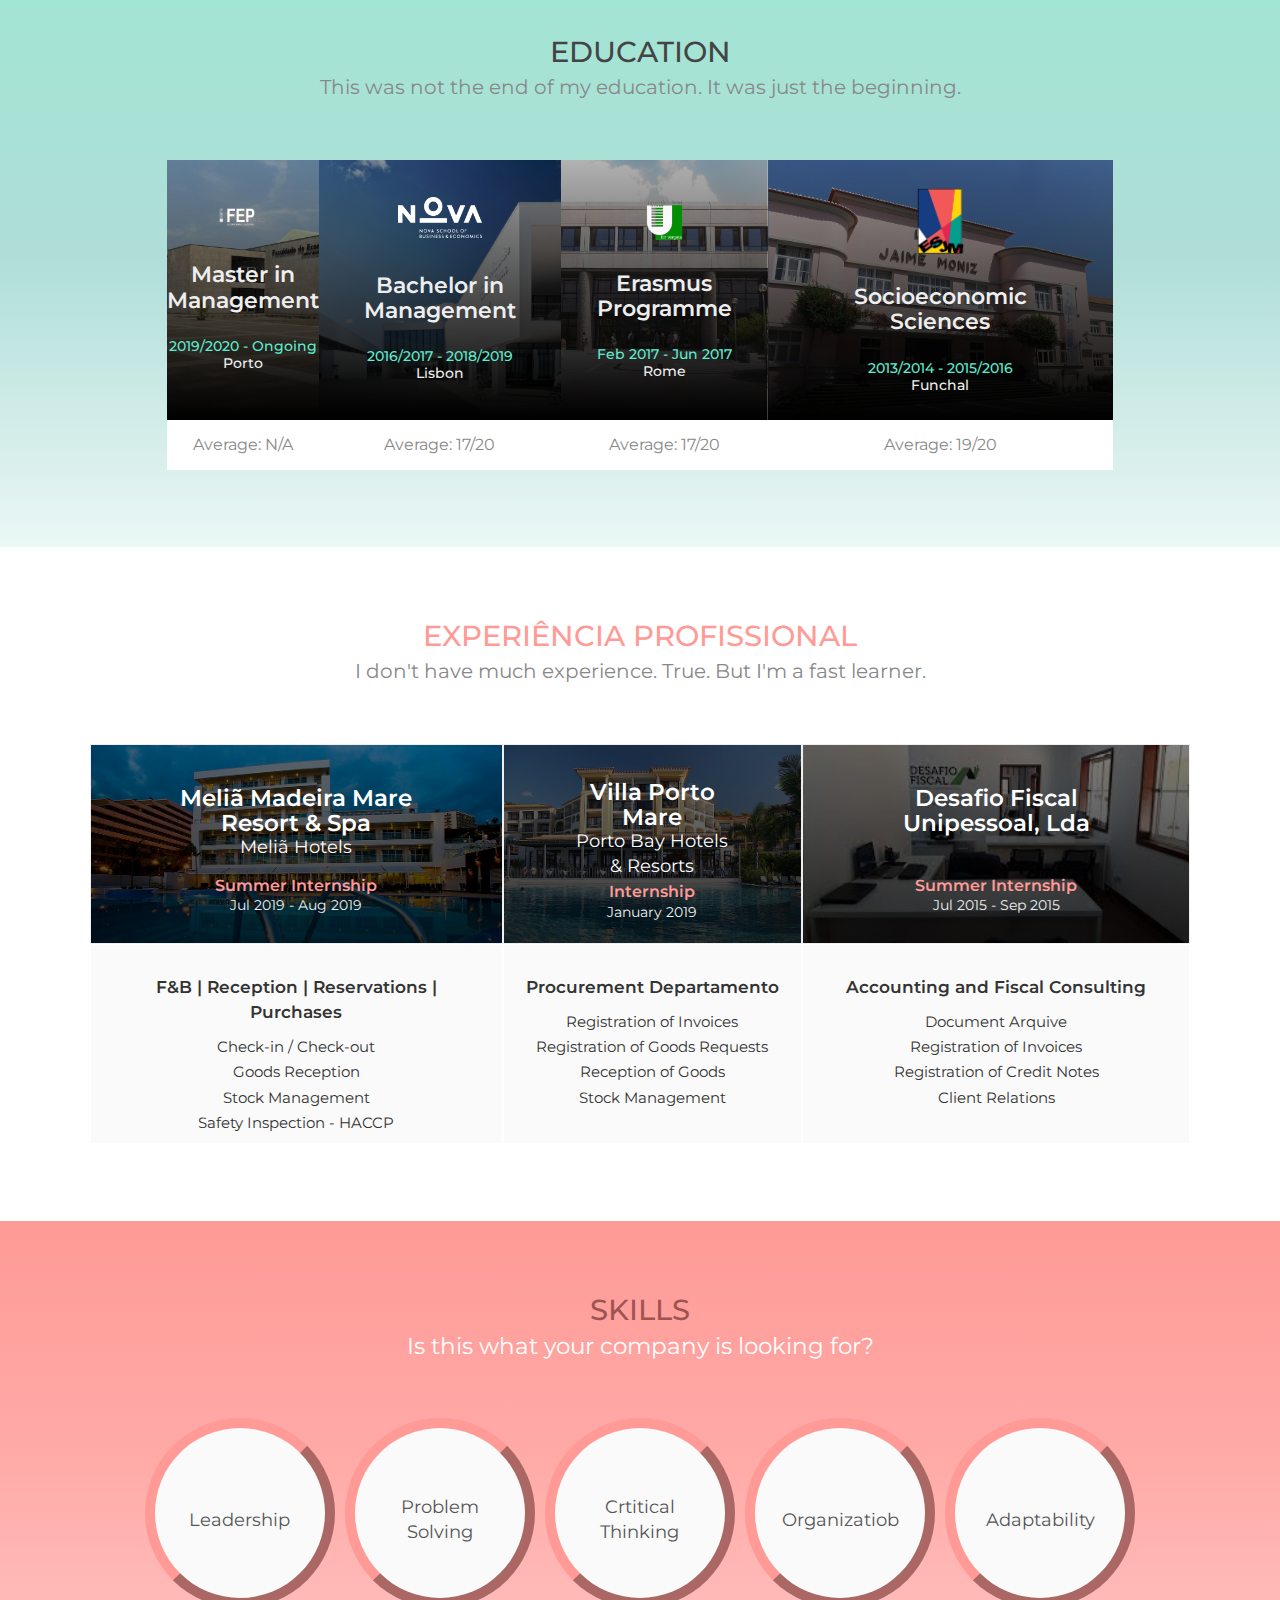
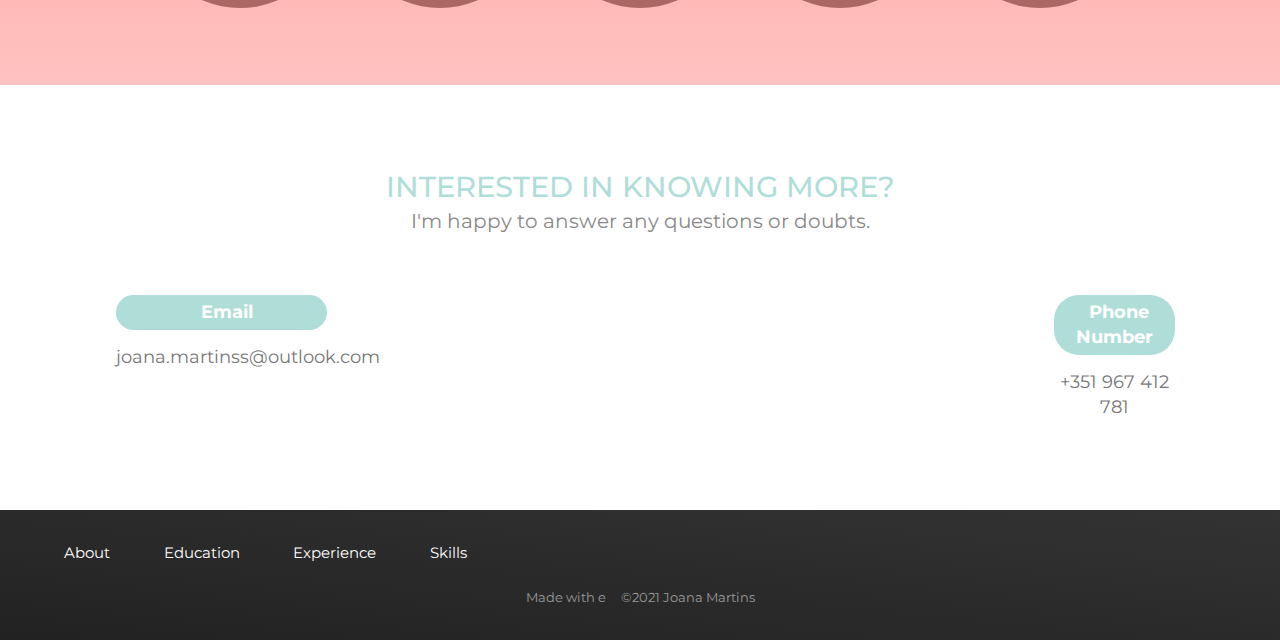
<file: Joana Martins/index-en.html>
<!DOCTYPE html>
<html lang="en" dir="ltr">

<head>
  <meta charset="utf-8">
  <title>Joana Martins</title>
  <link rel="icon" href="images/favicon-32x32.png" type="image/x-icon">
  <!-- CSS -->
  <link rel="stylesheet" href="https://cdn.jsdelivr.net/npm/bootstrap@4.6.0/dist/css/bootstrap.min.css" integrity="sha384-B0vP5xmATw1+K9KRQjQERJvTumQW0nPEzvF6L/Z6nronJ3oUOFUFpCjEUQouq2+l" crossorigin="anonymous">
  <link rel="stylesheet" href="css/styles.css">
  <link rel="stylesheet" href="css/queries.css">
  <link rel="preconnect" href="https://fonts.gstatic.com">
  <link rel="stylesheet" href="https://use.fontawesome.com/releases/v5.15.3/css/all.css" integrity="sha384-SZXxX4whJ79/gErwcOYf+zWLeJdY/qpuqC4cAa9rOGUstPomtqpuNWT9wdPEn2fk" crossorigin="anonymous">
  <link href="https://fonts.googleapis.com/css2?family=Montserrat:ital,wght@0,100;0,200;0,400;0,500;0,600;0,700;0,900;1,300&display=swap" rel="stylesheet">
</head>

<body>

  <header>
    <nav>
      <div class="row">
        <p class="language"> <a href="index.html">PT</a> | <a href="index-en.html">EN</a></li>
        </p>
      </div>
      <div class="row nav-row">
        <img class="logo" src="images/JM-logo1.png" alt="JM logo">
        <ul class="main-nav">
          <li><a href="#">About</a></li>
          <li><a href="#">Education</a></li>
          <li><a href="#">Experience</a></li>
          <li><a href="#">Skills</a></li>
          <li><a href="#">Contacts</a></li>
        </ul>

      </div>

    </nav>

    <div class="hero-text">
      <h1 class="big-header">Looking for talent and determination? <br> You're in the right place.</h1>
      <a class="btn btn-full" href="#">See More</a>
      <a class="btn btn-line" href="#">Contact Now</a>
    </div>
  </header>


  <!--------------------------------------------------------------------->
  <!-- Section About -->
  <!--------------------------------------------------------------------->
  <section class="section-sobre" id="sobre">
    <div class="row">
      <div class="sobre">
        <img class="joana-img" src="images/joana.jpg" alt="joana">
        <div class="text-box">
          <h2>Joana Martins</h2>
          <p> I'm 23 years old, born and raised in Madeira Island and currently living in Porto. I'm a management student looking for the job that will allow me to add real value and put to work my passion for problem solving and operations
            management. </p>
          <p> I'm about to conclude my masters so I've built this website to allow possible recruiters to know more about me in a more dynamic way. Hope you enjoy getting to know me! </p>
        </div>
      </div>
    </div>

    <div class="row">
      <div class="col-lg-4">
        <div class="interests-box">
          <h3>Areas of Interest</h3>
          <div class="box">
            <div class="interest">
              <i class="fas fa-hotel interest-icon"></i>
              <p>Hospitality</p>
            </div>
            <div class="interest">
              <i class="fas fa-shopping-cart interest-icon"></i>
              <p> Food <br> Retail</p>
            </div>
            <div class="interest">
              <i class="fas fa-laptop-code interest-icon"></i>
              <p> Web <br> Design</p>
            </div>
          </div>
        </div>
      </div>
      <div class="col-lg-4">
        <div class="interests-box">
          <h3>Hobbies</h3>
          <div class="box">

            <div class="interest">
              <i class="fas fa-table-tennis interest-icon"></i>
              <i class="far fa-futbol interest-icon"></i>
              <p>Sports</p>
            </div>
            <div class="interest">
              <i class="fas fa-puzzle-piece interest-icon"></i>
              <p> Puzzles </p>
            </div>
            <div class="interest">
              <i class="fas fa-film interest-icon"></i>
              <p>TV Series</p>
            </div>
          </div>
        </div>
      </div>
      <div class="col-lg-4">
        <div class="interests-box">
          <h3>Curiosidades</h3>
          <div class="box">
            <div class="interest">
              <i class="fas fa-plane-departure interest-icon"></i>
              <p>Love to<br> Travel</p>
            </div>
            <div class="interest">
              <i class="far fa-laugh-beam interest-icon"></i>
              <p>Expert in<br> Dad Jokes</p>
            </div>
            <div class="interest">
              <i class="fas fa-mug-hot interest-icon"></i>
              <p> Coffee<br> Lover</p>
            </div>
          </div>
        </div>
      </div>
    </div>
  </section>




  <!--------------------------------------------------------------------->
  <!-- Section Education -->
  <!--------------------------------------------------------------------->
  <section class="section-education" id="educação">
    <div class="row">
      <h2> EDUCATION </h2>
      <h3 class="subtitle">This was not the end of my education. It was just the beginning.</h3>
    </div>
    <div class="row">

      <div class="col-lg-3 col-md-6 box">
        <div class="school title-box fep-box">
          <img class="school-img" src="images/fep-logo.png" alt="fep">
          <p class="course">Master in<br> Management</p>

          <p class="date">2019/2020 - Ongoing</p>
          <p class="city">Porto</p>
        </div>
        <div class="info-box">
          <p>Average: N/A</p>
        </div>
      </div>

      <div class="col-lg-3 col-md-6 box">
        <div class="school nova-box title-box">
          <img class="school-img" src="images/nova-sbe-logo.png" alt="Nova-SBE">
          <p class="course">Bachelor in<br> Management</p>

          <p class="date">2016/2017 - 2018/2019</p>
          <p class="city">Lisbon</p>


        </div>
        <div class="info-box">
          <p>Average: 17/20</p>
        </div>

      </div>
      <div class="col-lg-3 col-md-6 box">
        <div class="school roma-box title-box">
          <img class="school-img" src="images/logo-torvergata.png" alt="tor-vergata">
          <p class="course">Erasmus <br> Programme</p>

          <p class="date"> Feb 2017 - Jun 2017</p>
          <p class="city">Rome</p>
        </div>
        <div class="info-box">
          <p>Average: 17/20</p>
        </div>
      </div>

      <div class="col-lg-3 col-md-6 box">
        <div class="school liceu-box title-box">
          <img class="school-img" src="images/liceu-logo.png" alt="liceu">
          <p class="course"> Socioeconomic <br> Sciences</p>

          <p class="date"> 2013/2014 - 2015/2016</p>
          <p class="city">Funchal</p>
        </div>
        <div class="info-box">
          <p>Average: 19/20</p>
        </div>
      </div>


    </div>
  </section>



  <!--------------------------------------------------------------------->
  <!-- Section Experience -->
  <!--------------------------------------------------------------------->
  <section class="section-experience" id="experiência">
    <div>
      <h2>EXPERIÊNCIA PROFISSIONAL</h2>
      <h3 class="subtitle">I don't have much experience. True. But I'm a fast learner.</h3>
    </div>
    <div class="row">
      <div class="experience-box">
        <div class="col-lg-4 col-sm-12">
          <div class="experience">
            <div class="title-box melia-box">

              <h3 class="company">Meliã Madeira Mare Resort & Spa</h3>
              <p>Meliã Hotels</p>

              <h4>Summer Internship</h4>
              <p class="date1">Jul 2019 - Aug 2019</p>
            </div>
            <div class="info-box">
              <p class="job">F&B | Reception | Reservations | Purchases</p>
              <ul>
                <li>Check-in / Check-out</li>
                <li> Goods Reception</li>
                <li>Stock Management</li>
                <li>Safety Inspection - HACCP</li>
              </ul>
            </div>
          </div>
        </div>

        <div class="col-lg-4 col-sm-12">
<div class="experience">

            <div class="title-box portobay-box">
              <h3 class="company">Villa Porto Mare</h3>
              <p>Porto Bay Hotels & Resorts</p>
              <h4>Internship</h4>
              <p class="date1">January 2019</p>
            </div>
            <div class="info-box">
              <p class="job">Procurement Departamento</p>
              <ul>
                <li>Registration of Invoices</li>
                <li>Registration of Goods Requests</li>
                <li>Reception of Goods</li>
                <li>Stock Management</li>
              </ul>


            </div>

          </div>
        </div>
        <div class="col-lg-4 col-sm-12">
          <div class="experience">
            <div class="title-box df-box">
              <h3 class="company">Desafio Fiscal Unipessoal, Lda</h3>
              <h4>Summer Internship</h4>
              <p class="date1">Jul 2015 - Sep 2015</p>

            </div>
            <div class="info-box">

              <p class="job">Accounting and Fiscal Consulting</p>
              <ul>
                <li>Document Arquive</li>
                <li>Registration of Invoices</li>
                <li>Registration of Credit Notes</li>
                <li>Client Relations</li>
              </ul>
            </div>
          </div>
        </div>
      </div>
    </div>

  </section>


  <!--------------------------------------------------------------------->
  <!-- Section Skills -->
  <!--------------------------------------------------------------------->
  <section class="skills-section" id="skills">
    <h2> SKILLS </h2>
    <h3 class="subtitle">Is this what your company is looking for?</h3>
    <div class=" skills-box">
<div class="row">

        <div class="col-lg-2 col-md-4 col-sm-6">
          <div class="skill">
            <i class="far fa-paper-plane skill-icon"></i>
            <p>Leadership</p>
          </div>
        </div>
<div class="col-lg-2 col-md-4 col-sm-6">
  <div class="skill">
    <i class="far fa-lightbulb skill-icon"></i>
    <p>Problem <br> Solving </p>
  </div>
</div>
<div class="col-sm-3 ghost1"> </div>
  <div class="col-lg-2 col-md-4 col-sm-6">
    <div class="skill">
      <i class="fas fa-question skill-icon"></i>
      <p>Crtitical <br> Thinking</p>
    </div>
  </div>

      <div class="col-md-2 ghost"> </div>
        <div class="col-sm-3 ghost1">  </div>
      <div class="col-lg-2 col-md-4 col-sm-6">
        <div class="skill">
          <i class="far fa-folder-open skill-icon"></i>
          <p>Organizatiob</p>
        </div>
      </div>
      <div class="col-lg-2 col-md-4 col-sm-6">
        <div class="skill">
          <i class="fas fa-exchange-alt skill-icon"></i>
          <p>Adaptability</p>
        </div>
      </div>
      <div class="col-md-2 ghost"> </div>

    </div>
  </div>
  </section>
  <!--------------------------------------------------------------------->
  <!-- Section Contacts -->
  <!--------------------------------------------------------------------->
  <section class="section-contact" id="contactos">
    <h2>INTERESTED IN KNOWING MORE?</h2>
    <h3 class="subtitle">I'm happy to answer any questions or doubts.</h3>
    <div class="row">
      <div class="col-md-6">
        <div class="contact">
          <h4><i class="fas fa-envelope"></i> &nbsp; Email </h4>
          <p class="contact-info">joana.martinss@outlook.com</p>
        </div>
      </div>
      <div class="col-md-6">
        <div class="contact">
          <h4><i class="fas fa-phone-alt"></i> &nbsp; Phone Number </h4>
          <p class="contact-info">+351 967 412 781</p>
        </div>
      </div>
    </div>

  </section>
  <!--------------------------------------------------------------------->
  <!-- Footer -->
  <!--------------------------------------------------------------------->
  <footer>
    <div class="footer-box">
      <ul class="main-nav">
        <li><a class="about-link" href="#sobre">About</a></li>
        <li><a class="education-link" href="#educação">Education</a></li>
        <li><a class="experience-link" href="#experiência">Experience</a></li>
        <li><a class="skills-link" href="#skills">Skills</a></li>
      </ul>

      <ul class="social-nav">
        <li><a href="https://www.facebook.com/joana.martins.165470/"> <i class="fab fa-facebook-square footer-icon"></i></a></li>
        <li><a href="https://www.instagram.com/joanamartinsss/"> <i class="fab fa-instagram footer-icon"></i></a></li>
        <li><a href="https://www.linkedin.com/in/joana-martinss/"> <i class="fab fa-linkedin footer-icon"></i></a></li>
      </ul>

    </div>
    <div class="copy">
      <p>Made with <i class="fas fa-heart"></i> e <i class="fas fa-coffee"></i> &nbsp; &nbsp; ©2021 Joana Martins </p>
    </div>
  </footer>

  <script src="https://ajax.googleapis.com/ajax/libs/jquery/3.6.0/jquery.min.js"></script>
  <script type="text/javascript" src="./js/index.js"></script>
  </script>
</body>

</html>
</file>
<file: css/styles.css>
/*
font-family: 'Dancing Script', cursive;
font-family: 'Montserrat', sans-serif;

colors:
#98DDCA
#A1E6D3
#D5ECC2
#FFAAA7
#FFC3C1

*/
/***************************************************************/
/* General */
/***************************************************************/
* {
  margin: 0;
  padding: 0;
  box-sizing: border-box;
}

body {
  font-family: "Montserrat", sans-serif;
  font-size: 18px;
  font-weight: 400;
  color:#888;
  line-height: 140%;

}

section {
width: 100%;
padding:6% 7%;
text-align: center;
}

.row {
  display: flex;
  justify-content: space-between;
}

.col-lg-4{padding:0;display: flex; justify-content: center;
}

a:link, a:visited {
  text-decoration: none;
  color: white;
}



.divider-hr{
margin:50px 45% 10px;
width: 10%;
color: #ddd;
height:5px;
border-width:0 0 5px;
border-style: dotted;

}

.box{
  display: flex;
  flex-direction: column;
  align-items: center;
}
.title-box{
  position: relative;
  z-index: 999;
  display: flex;
  flex-direction: column;
  justify-content: center;
  align-items:stretch;
  width:100%;
  height: 260px;
  background-size: contain;
  background-color: #fff;
}

.info-box{
  font-size: 90%;
  width:100%;
  height: 50px;
  background-color: #fff;
display: flex;
flex-direction: column;
justify-content: center;
}
/******************************************************************/
/* Titles */
/******************************************************************/
h2{
font-weight: 500;
font-size: 160%;
text-align: center;

}

h3{
  font-weight: 400;
  font-size: 110%;
  margin:30px auto;
text-align: center;
}

.subtitle {
margin-top: 10px;
  margin-bottom: 60px;
  font-size: 110%;
}

/*****************************************************************/
/* Buttons */
/****************************************************************/
.btn:link, .btn:visited {
  padding: 10px 15px;
  border-radius: 5px;
  border: solid 1px #A1E6D3;
  margin-right: 20px;
  font-size: 100%;
  font-weight: 400;
  transition: background 0.5s, color 0.5s;
}

.btn-full:link, .btn-full:visited {
  background-color: #72d0b6;
  color: #fff;

}

.btn-full:hover {
  background-color:#3fbf9c;
  border: solid 1px #3fbf9c;
}

.btn-line:link, .btn-line:visited {
  color: #98DDCA;
}

.btn-line:hover {
  background-color: #fff;
  border: solid 1px #fff;
  color:#3fbf9c;
}

/*****************************************************************/
/* Header */
/*****************************************************************/
header {
  height: 100vh;
  background-size: cover;
  background-position: bottom right;
  background-attachment: fixed;
  background-image: linear-gradient(rgba(0, 0, 0, 0.85), rgba(0, 0, 0, 0.85)), url(./images/bg.jpg);
  padding: 0 5%;
}

.hero-text {
  padding-top: 40px;
  margin-left: 3%;
}

.big-header {
  color: white;
  font-weight: 100;
  font-size: 325%;
  line-height: 140%;
  margin-bottom: 50px;
}


/*****************************************************************/
/* Navegation */
/*****************************************************************/

nav .row{margin-bottom:0; }
.nav-row {
  display: flex;
  align-items: center;
  padding:20px 30px 60px;
}

.main-nav {
  list-style: none;
  font-size: 90%;
  font-weight: 400;
}

.logo {
  width: 100px;
  margin-right: auto;
}

.main-nav li {
  display: inline-block;
  margin-left: 50px;
}

.main-nav li a:link, .main-nav li a:visited {
  text-decoration: none;
  color: #fff;
  border-bottom: solid 2px transparent;
}

.main-nav li a:hover {
  padding-bottom: 10px;
  border-bottom: solid 2px #98DDCA;
}

.language{
  color:#FFC3C1;
  font-size: 60%;
  margin-right: 30px;
  margin-left: auto;
  margin-top: 30px;
}

/*******************************************************/
/* Section Sobre */
/*******************************************************/
.sobre{
  display: flex;
  justify-content: center;
  align-items: center;
    margin-bottom: 50px;
}

.sobre h2{
  color:#ff9a96;
  font-weight: 600;
  margin-bottom: 30px;
  font-size: 170%;
  text-align: left;
}

.text-box{text-align: justify; width:50%; line-height: 150%;}
.text-box p{margin-bottom: 10px;}

.joana-img{
width:20%;
border-radius: 100%;
vertical-align: middle;
margin-right: 50px;
}

.section-sobre h3{
  background-color: #FFAAA7;
  color:#fff;
  font-weight: 90%;
  font-weight: 500;
  padding: 3px 0;
  border-radius: 15px;
  margin-bottom: 30px;
}
.section-sobre .box{
  flex-direction:row;
  justify-content: space-between;
  align-items: flex-start;
  padding: 0;
  width:85%;
  margin-left: 7.5%;
  line-height: 130%;
}
.interests-box{font-size: 80%; width:90%;margin-left: 5%;text-align: center;color: #666;}
.interest-icon{font-size: 180%; margin-bottom: 10px;}
/***********************************************************/
/* Section Education */
/***********************************************************/

.section-education{
  background-image:linear-gradient(#A1E6D3,#afded8,#ebf7f5);
  position: relative;

}
.section-education .row:first-of-type{display: flex; flex-direction: column;justify-content: center;padding:0 7%;}
.section-education .row:last-of-type{display: flex;justify-content: center;padding:0 7%;}

.section-education h2 {
  z-index: 999;
  color:#444;
}

.school-img{
  width:35%;
  margin-left: 32.5%;
  margin-bottom: 35px;
}

.liceu-box .school-img {width:15%;margin-left: 42.5%;margin-bottom: 30px;}
.roma-box .school-img {width:20%; margin-left: 40%;margin-bottom: 30px;}
  .fep-box{ background-image: linear-gradient(rgba(0,0,0, 0.3), rgba(0, 0,0)), url(./images/fep.jpg); background-position: center;background-size: cover;}
  .nova-box{ background-image: linear-gradient(rgba(0,0,0, 0.3), rgba(0, 0,0)), url(./images/nova-sbe.jpg);  background-position: center;background-size: cover;}
  .roma-box{ background-image: linear-gradient(rgba(0,0,0, 0.3), rgba(0, 0,0)), url(./images/tor-vergata.jpg);  background-position: center;background-size: cover;}
  .liceu-box{ background-image: linear-gradient(rgba(0,0,0, 0.3), rgba(0, 0,0)), url(./images/liceu.jpg); background-position: center;background-size: cover;}

.date, .city{font-size: 80%;color:#5fecd0;font-weight: 500;line-height: 120%;}
.city{color:#eee;}
.course{color:#eee; font-weight: 600;font-size: 120%;margin-bottom: 25px;}

.section-education h3 .subtitle{color:#222;}
.média{margin:0;}
/***********************************************************/
/*Section Experiência*/
/***********************************************************/

.section-experience h2 {
  color:#ff9a96;
}

.section-experience h4{
  font-weight: 600;
  font-size: 90%;
  color:#ff9a96;
  margin-top: auto;
}
.company{
  font-weight: 600;font-size: 130%; color:#fff; margin: 0;
}

.section-experience .title-box{
padding: 40px 70px 30px;
justify-content: center;
  background-size: cover;
  height: 200px;
  background-position: center;
  overflow: hidden;
  color: #fff;
  border: solid 1px #eee;
  width:100%;
}
.experience-box{
  display: flex;
  justify-content: space-between;
}
.experience{width: 100%;}
.melia-box{ background-image: linear-gradient(rgba(0,0,0, 0.5), rgba(0, 0,0,0.8)), url(./images/melia.jpg); background-position: center;background-size: cover;}
.portobay-box{background-image: linear-gradient(rgba(0,0,0, 0.5), rgba(0, 0,0,0.8)), url(./images/portomare.jpg);  background-position: center;background-size: cover;}
.df-box{ background-image: linear-gradient(rgba(0,0,0, 0.5), rgba(0, 0,0,0.8)), url(./images/df.jfif);  background-position: center;background-size: cover;}

.section-experience .melia-box:hover{background-image: linear-gradient(rgba(0,0,0, 0.3), rgba(0, 0,0,0.5)), url(./images/melia.jpg);}
.section-experience .portobay-box:hover{background-image: linear-gradient(rgba(0,0,0, 0.3), rgba(0, 0,0,0.5)), url(./images/portomare.jpg);}
.section-experience .df-box:hover{background-image: linear-gradient(rgba(0,0,0, 0.3), rgba(0, 0,0,0.5)), url(./images/df.jfif);}

.date1{
  font-size: 80%;
  color:#eee;
  line-height: 100%;
}

.section-experience .info-box{
background-color: #fafafa;
  color:#333;
  width: 100%;
  height: 200px;
  padding: 30px 20px;
  border: solid 1px #fff;
  justify-content: flex-start;
}

.info-box ul{
  list-style: none;
  font-size: 90%;
}

.job{font-weight: 600; font-size: 105%;margin-bottom: 10px;}
/****************************************************************/
/* Skills Section */
/******************************************************************/
.skills-section{
  background-image:linear-gradient(#ff9a96,#FFAAA7,#FFC3C1);
  color:#555;
  display: flex;
  flex-direction: column;
  align-items: center;
}

.skills-section h2{
  color:#9e5451;
}
.skills-section .subtitle{
  color:#fff;
  font-size: 130%;
}
.skills-box{
  width:90%;
  display: flex;
  flex-direction: column;
  justify-content: center;
  align-items: center;
}

.skills-box .row{width:100%; display: flex; justify-content: space-between;}
.ghost{display: none;}
.ghost1{display: none;}

.skill{
  display: flex;
  flex-direction: column;
  justify-content: center;
  width:190px;
  height:190px;
  border-radius: 100%;
  background-color: #fafafa;
  border: outset 10px #ff9a96;

}

.skill-icon{
  font-size: 170%;
  margin-bottom: 15px;
}
/**************************************************************/
/* Contact Section */
/**************************************************************/
.section-contact{
  padding:7%;
}
.section-contact h4{
  font-size: 100%;
padding:5px 0;
background-color: #afded8;
color:#fff;
border-radius: 25px;
margin-bottom: 15px;
text-align: center;
}

.section-contact h2{
  margin-bottom: 10px;
  color: #afded8;
  font-size: 160%;
}


.contact-info{
  font-weight: 90%;
  background-color: #fff;
  color:#777;
  text-align: center;
}

.contact{
  width:80%;
  margin-left: 10%;
}

/***************************************************************/
/* Footer */
/***************************************************************/
footer{
  background-image:linear-gradient(to left bottom,#333, #222);
  color:#eee;
  font-size: 95%;
  padding:30px 5%;
}

.footer-box{
  display: flex;
  justify-content: space-between;
}
footer ul{display: flex; justify-content: space-between;}
footer .main-nav {width:35%;}
footer .main-nav li{margin:0;}
footer .main-nav li a:hover, footer .footer-icon:hover{
  color: #FFC3C1;
  border-bottom: solid 2px transparent;
}

.social-nav{
  width:8%;
  list-style: none;
  }

.footer-icon{
  font-size: 150%;
}

.copy{
  text-align: center;
  font-size: 75%;
  margin-top: 20px;
  color: #999;
}
</file>
<file: css/queries.css>
@media only screen and (max-width:1200px){
.interests-box .box{width:90%;margin-left:5%;}
section{padding:5% 4%;}
.col-md-6{margin-bottom: 20px;}
.school-img{margin-top: 20px;}
.section-education .title-box{padding: 40px 0}
.city{ margin-bottom: 30px;}
.section-experience .title-box{padding:20px 10px;}
.section-experience .info-box{height: 220px;}
.skill{height:150px; width:150px;font-size: 80%;}
.social-nav{width:10%;}
}

@media only screen and (max-width:1100px){
.interests-box{width:80%; font-size: 90%;margin: 15px 0;}
.interests-box .box{width:70%;margin-left:15%;}
.experience-box{display: block;width:80%; margin-left: 10%;flex-direction: column;}
.experience{margin-bottom: 30px;}
.experience .title-box{padding-top:30px;}
.experience .info-box{height:180px;padding-top:20px;}
section{padding:7% 1%;}
.ghost{display:block;}
.col-md-4{display: flex;justify-content: center;}
.col-lg-3{display: flex; justify-content: center;}
  body{font-size:20px;}
  .skills-box{width:100%;}
  header{height:800px;}
  nav {padding-bottom:0;}
}



@media only screen and (max-width:900px){
  .main-nav li{display: block; text-align: right; border: none;}
  .main-nav li a:hover{color:#afded8; border: none;}
.sobre {flex-direction: column; align-items: center;}
.sobre h2{text-align: center; margin-top: 15px;}
  .text-box{width: 80%;}
  .joana-img{margin:0;}
  footer .main-nav{width:45%;}
  .social-nav{width:20%;}

}

@media only screen and (max-width:768px){
  
.company{font-size: 105%;}
.experience .title-box{padding: 20px 50px;}
h2{font-size: 120%;}
h3{font-size: 110%;}
.subtitle{font-size: 100%;}
.experience .info-box{font-size: 80%;}
.school-img{
  width:20%;
  margin-left: 40%;
  margin-bottom: 35px;
}
  
.liceu-box .school-img {width:10%;margin-left: 45%;margin-bottom: 30px;}
.roma-box .school-img {width:15%; margin-left: 42.5%;margin-bottom: 30px;}
.ghost{display: none;}
.ghost1{display: block;}
.skill{margin-bottom: 20px;}
footer .main-nav{display: block; padding-left: 20px;}
footer .main-nav li{text-align: left;}
.social-nav{display: block;margin-right: 0; width:5%;}
.big-header{font-size: 200%;}
.hero-text{margin-left: 5%;}
section{padding:8% 3%;}

}
</file>
<file: Joana Martins/css/styles.css>
/*
font-family: 'Dancing Script', cursive;
font-family: 'Montserrat', sans-serif;

colors:
#98DDCA
#A1E6D3
#D5ECC2
#FFAAA7
#FFC3C1

*/
/***************************************************************/
/* General */
/***************************************************************/
* {
  margin: 0;
  padding: 0;
  box-sizing: border-box;
}

body {
  font-family: "Montserrat", sans-serif;
  font-size: 18px;
  font-weight: 400;
  color:#888;
  line-height: 140%;

}

section {
width: 100%;
padding:6% 7%;
text-align: center;
}

.row {
  display: flex;
  justify-content: space-between;
}

.col-lg-4{padding:0;display: flex; justify-content: center;
}

a:link, a:visited {
  text-decoration: none;
  color: white;
}



.divider-hr{
margin:50px 45% 10px;
width: 10%;
color: #ddd;
height:5px;
border-width:0 0 5px;
border-style: dotted;

}

.box{
  display: flex;
  flex-direction: column;
  align-items: center;
}
.title-box{
  position: relative;
  z-index: 999;
  display: flex;
  flex-direction: column;
  justify-content: center;
  align-items:stretch;
  width:100%;
  height: 260px;
  background-size: contain;
  background-color: #fff;
}

.info-box{
  font-size: 90%;
  width:100%;
  height: 50px;
  background-color: #fff;
display: flex;
flex-direction: column;
justify-content: center;
}
/******************************************************************/
/* Titles */
/******************************************************************/
h2{
font-weight: 500;
font-size: 160%;
text-align: center;

}

h3{
  font-weight: 400;
  font-size: 110%;
  margin:30px auto;
text-align: center;
}

.subtitle {
margin-top: 10px;
  margin-bottom: 60px;
  font-size: 110%;
}

/*****************************************************************/
/* Buttons */
/****************************************************************/
.btn:link, .btn:visited {
  padding: 10px 15px;
  border-radius: 5px;
  border: solid 1px #A1E6D3;
  margin-right: 20px;
  font-size: 100%;
  font-weight: 400;
  transition: background 0.5s, color 0.5s;
}

.btn-full:link, .btn-full:visited {
  background-color: #72d0b6;
  color: #fff;

}

.btn-full:hover {
  background-color:#3fbf9c;
  border: solid 1px #3fbf9c;
}

.btn-line:link, .btn-line:visited {
  color: #98DDCA;
}

.btn-line:hover {
  background-color: #fff;
  border: solid 1px #fff;
  color:#3fbf9c;
}

/*****************************************************************/
/* Header */
/*****************************************************************/
header {
  height: 100vh;
  background-size: cover;
  background-position: bottom right;
  background-attachment: fixed;
  background-image: linear-gradient(rgba(0, 0, 0, 0.85), rgba(0, 0, 0, 0.85)), url(./images/bg.jpg);
  padding: 0 5%;
}

.hero-text {
  padding-top: 40px;
  margin-left: 3%;
}

.big-header {
  color: white;
  font-weight: 100;
  font-size: 325%;
  line-height: 140%;
  margin-bottom: 50px;
}


/*****************************************************************/
/* Navegation */
/*****************************************************************/

nav .row{margin-bottom:0; }
.nav-row {
  display: flex;
  align-items: center;
  padding:20px 30px 60px;
}

.main-nav {
  list-style: none;
  font-size: 90%;
  font-weight: 400;
}

.logo {
  width: 100px;
  margin-right: auto;
}

.main-nav li {
  display: inline-block;
  margin-left: 50px;
}

.main-nav li a:link, .main-nav li a:visited {
  text-decoration: none;
  color: #fff;
  border-bottom: solid 2px transparent;
}

.main-nav li a:hover {
  padding-bottom: 10px;
  border-bottom: solid 2px #98DDCA;
}

.language{
  color:#FFC3C1;
  font-size: 60%;
  margin-right: 30px;
  margin-left: auto;
  margin-top: 30px;
}

/*******************************************************/
/* Section Sobre */
/*******************************************************/
.sobre{
  display: flex;
  justify-content: center;
  align-items: center;
    margin-bottom: 50px;
}

.sobre h2{
  color:#ff9a96;
  font-weight: 600;
  margin-bottom: 30px;
  font-size: 170%;
  text-align: left;
}

.text-box{text-align: justify; width:50%; line-height: 150%;}
.text-box p{margin-bottom: 10px;}

.joana-img{
width:20%;
border-radius: 100%;
vertical-align: middle;
margin-right: 50px;
}

.section-sobre h3{
  background-color: #FFAAA7;
  color:#fff;
  font-weight: 90%;
  font-weight: 500;
  padding: 3px 0;
  border-radius: 15px;
  margin-bottom: 30px;
}
.section-sobre .box{
  flex-direction:row;
  justify-content: space-between;
  align-items: flex-start;
  padding: 0;
  width:85%;
  margin-left: 7.5%;
  line-height: 130%;
}
.interests-box{font-size: 80%; width:90%;margin-left: 5%;text-align: center;color: #666;}
.interest-icon{font-size: 180%; margin-bottom: 10px;}
/***********************************************************/
/* Section Education */
/***********************************************************/

.section-education{
  background-image:linear-gradient(#A1E6D3,#afded8,#ebf7f5);
  position: relative;

}
.section-education .row:first-of-type{display: flex; flex-direction: column;justify-content: center;padding:0 7%;}
.section-education .row:last-of-type{display: flex;justify-content: center;padding:0 7%;}

.section-education h2 {
  z-index: 999;
  color:#444;
}

.school-img{
  width:35%;
  margin-left: 32.5%;
  margin-bottom: 35px;
}

.liceu-box .school-img {width:15%;margin-left: 42.5%;margin-bottom: 30px;}
.roma-box .school-img {width:20%; margin-left: 40%;margin-bottom: 30px;}
  .fep-box{ background-image: linear-gradient(rgba(0,0,0, 0.3), rgba(0, 0,0)), url(./images/fep.jpg); background-position: center;background-size: cover;}
  .nova-box{ background-image: linear-gradient(rgba(0,0,0, 0.3), rgba(0, 0,0)), url(./images/nova-sbe.jpg);  background-position: center;background-size: cover;}
  .roma-box{ background-image: linear-gradient(rgba(0,0,0, 0.3), rgba(0, 0,0)), url(./images/tor-vergata.jpg);  background-position: center;background-size: cover;}
  .liceu-box{ background-image: linear-gradient(rgba(0,0,0, 0.3), rgba(0, 0,0)), url(./images/liceu.jpg); background-position: center;background-size: cover;}

.date, .city{font-size: 80%;color:#5fecd0;font-weight: 500;line-height: 120%;}
.city{color:#eee;}
.course{color:#eee; font-weight: 600;font-size: 120%;margin-bottom: 25px;}

.section-education h3 .subtitle{color:#222;}
.média{margin:0;}
/***********************************************************/
/*Section Experiência*/
/***********************************************************/

.section-experience h2 {
  color:#ff9a96;
}

.section-experience h4{
  font-weight: 600;
  font-size: 90%;
  color:#ff9a96;
  margin-top: auto;
}
.company{
  font-weight: 600;font-size: 130%; color:#fff; margin: 0;
}

.section-experience .title-box{
padding: 40px 70px 30px;
justify-content: center;
  background-size: cover;
  height: 200px;
  background-position: center;
  overflow: hidden;
  color: #fff;
  border: solid 1px #eee;
  width:100%;
}
.experience-box{
  display: flex;
  justify-content: space-between;
}
.experience{width: 100%;}
.melia-box{ background-image: linear-gradient(rgba(0,0,0, 0.5), rgba(0, 0,0,0.8)), url(./images/melia.jpg); background-position: center;background-size: cover;}
.portobay-box{background-image: linear-gradient(rgba(0,0,0, 0.5), rgba(0, 0,0,0.8)), url(./images/portomare.jpg);  background-position: center;background-size: cover;}
.df-box{ background-image: linear-gradient(rgba(0,0,0, 0.5), rgba(0, 0,0,0.8)), url(./images/df.jfif);  background-position: center;background-size: cover;}

.section-experience .melia-box:hover{background-image: linear-gradient(rgba(0,0,0, 0.3), rgba(0, 0,0,0.5)), url(./images/melia.jpg);}
.section-experience .portobay-box:hover{background-image: linear-gradient(rgba(0,0,0, 0.3), rgba(0, 0,0,0.5)), url(./images/portomare.jpg);}
.section-experience .df-box:hover{background-image: linear-gradient(rgba(0,0,0, 0.3), rgba(0, 0,0,0.5)), url(./images/df.jfif);}

.date1{
  font-size: 80%;
  color:#eee;
  line-height: 100%;
}

.section-experience .info-box{
background-color: #fafafa;
  color:#333;
  width: 100%;
  height: 200px;
  padding: 30px 20px;
  border: solid 1px #fff;
  justify-content: flex-start;
}

.info-box ul{
  list-style: none;
  font-size: 90%;
}

.job{font-weight: 600; font-size: 105%;margin-bottom: 10px;}
/****************************************************************/
/* Skills Section */
/******************************************************************/
.skills-section{
  background-image:linear-gradient(#ff9a96,#FFAAA7,#FFC3C1);
  color:#555;
  display: flex;
  flex-direction: column;
  align-items: center;
}

.skills-section h2{
  color:#9e5451;
}
.skills-section .subtitle{
  color:#fff;
  font-size: 130%;
}
.skills-box{
  width:90%;
  display: flex;
  flex-direction: column;
  justify-content: center;
  align-items: center;
}

.skills-box .row{width:100%; display: flex; justify-content: space-between;}
.ghost{display: none;}
.ghost1{display: none;}

.skill{
  display: flex;
  flex-direction: column;
  justify-content: center;
  width:190px;
  height:190px;
  border-radius: 100%;
  background-color: #fafafa;
  border: outset 10px #ff9a96;

}

.skill-icon{
  font-size: 170%;
  margin-bottom: 15px;
}
/**************************************************************/
/* Contact Section */
/**************************************************************/
.section-contact{
  padding:7%;
}
.section-contact h4{
  font-size: 100%;
padding:5px 0;
background-color: #afded8;
color:#fff;
border-radius: 25px;
margin-bottom: 15px;
text-align: center;
}

.section-contact h2{
  margin-bottom: 10px;
  color: #afded8;
  font-size: 160%;
}


.contact-info{
  font-weight: 90%;
  background-color: #fff;
  color:#777;
  text-align: center;
}

.contact{
  width:80%;
  margin-left: 10%;
}

/***************************************************************/
/* Footer */
/***************************************************************/
footer{
  background-image:linear-gradient(to left bottom,#333, #222);
  color:#eee;
  font-size: 95%;
  padding:30px 5%;
}

.footer-box{
  display: flex;
  justify-content: space-between;
}
footer ul{display: flex; justify-content: space-between;}
footer .main-nav {width:35%;}
footer .main-nav li{margin:0;}
footer .main-nav li a:hover, footer .footer-icon:hover{
  color: #FFC3C1;
  border-bottom: solid 2px transparent;
}

.social-nav{
  width:8%;
  list-style: none;
  }

.footer-icon{
  font-size: 150%;
}

.copy{
  text-align: center;
  font-size: 75%;
  margin-top: 20px;
  color: #999;
}
</file>
<file: Joana Martins/css/queries.css>
@media only screen and (max-width:1200px){
.interests-box .box{width:90%;margin-left:5%;}
section{padding:5% 4%;}
.col-md-6{margin-bottom: 20px;}
.school-img{margin-top: 20px;}
.section-education .title-box{padding: 40px 0}
.city{ margin-bottom: 30px;}
.section-experience .title-box{padding:20px 10px;}
.section-experience .info-box{height: 220px;}
.skill{height:150px; width:150px;font-size: 80%;}
.social-nav{width:10%;}
}

@media only screen and (max-width:990px){
.interests-box{width:80%; font-size: 90%;margin: 15px 0;}
.interests-box .box{width:70%;margin-left:15%;}
.experience-box{display: block;width:80%; margin-left: 10%;flex-direction: column;}
.experience{margin-bottom: 30px;}
.experience .title-box{padding-top:30px;}
.experience .info-box{height:180px;padding-top:20px;}
section{padding:7% 1%;}
.ghost{display:block;}
.col-md-4{display: flex;justify-content: center;}
.col-lg-3{display: flex; justify-content: center;}
}


@media only screen and (max-width:900px){
  .main-nav li{display: block; text-align: right; border: none;}
  .main-nav li a:hover{color:#afded8; border: none;}
.sobre {flex-direction: column; align-items: center;}
.sobre h2{text-align: center; margin-top: 15px;}
  .text-box{width: 80%;}
  .joana-img{margin:0;}
  footer .main-nav{width:45%;}
  .social-nav{width:20%;}
}

@media only screen and (max-width:768px){
.company{font-size: 105%;}
.experience .title-box{padding: 20px 50px;}
h2{font-size: 120%;}
h3{font-size: 110%;}
.subtitle{font-size: 100%;}
.experience .info-box{font-size: 80%;}
.school-img{
  width:20%;
  margin-left: 40%;
  margin-bottom: 35px;
}
.liceu-box .school-img {width:10%;margin-left: 45%;margin-bottom: 30px;}
.roma-box .school-img {width:15%; margin-left: 42.5%;margin-bottom: 30px;}
.ghost{display: none;}
.ghost1{display: block;}
.skill{margin-bottom: 20px;}
footer .main-nav{display: block; padding-left: 20px;}
footer .main-nav li{text-align: left;}
.social-nav{display: block;margin-right: 0; width:5%;}
.big-header{font-size: 200%;}
.hero-text{margin-left: 5%;}
section{padding:8% 3%;}

}
</file>
